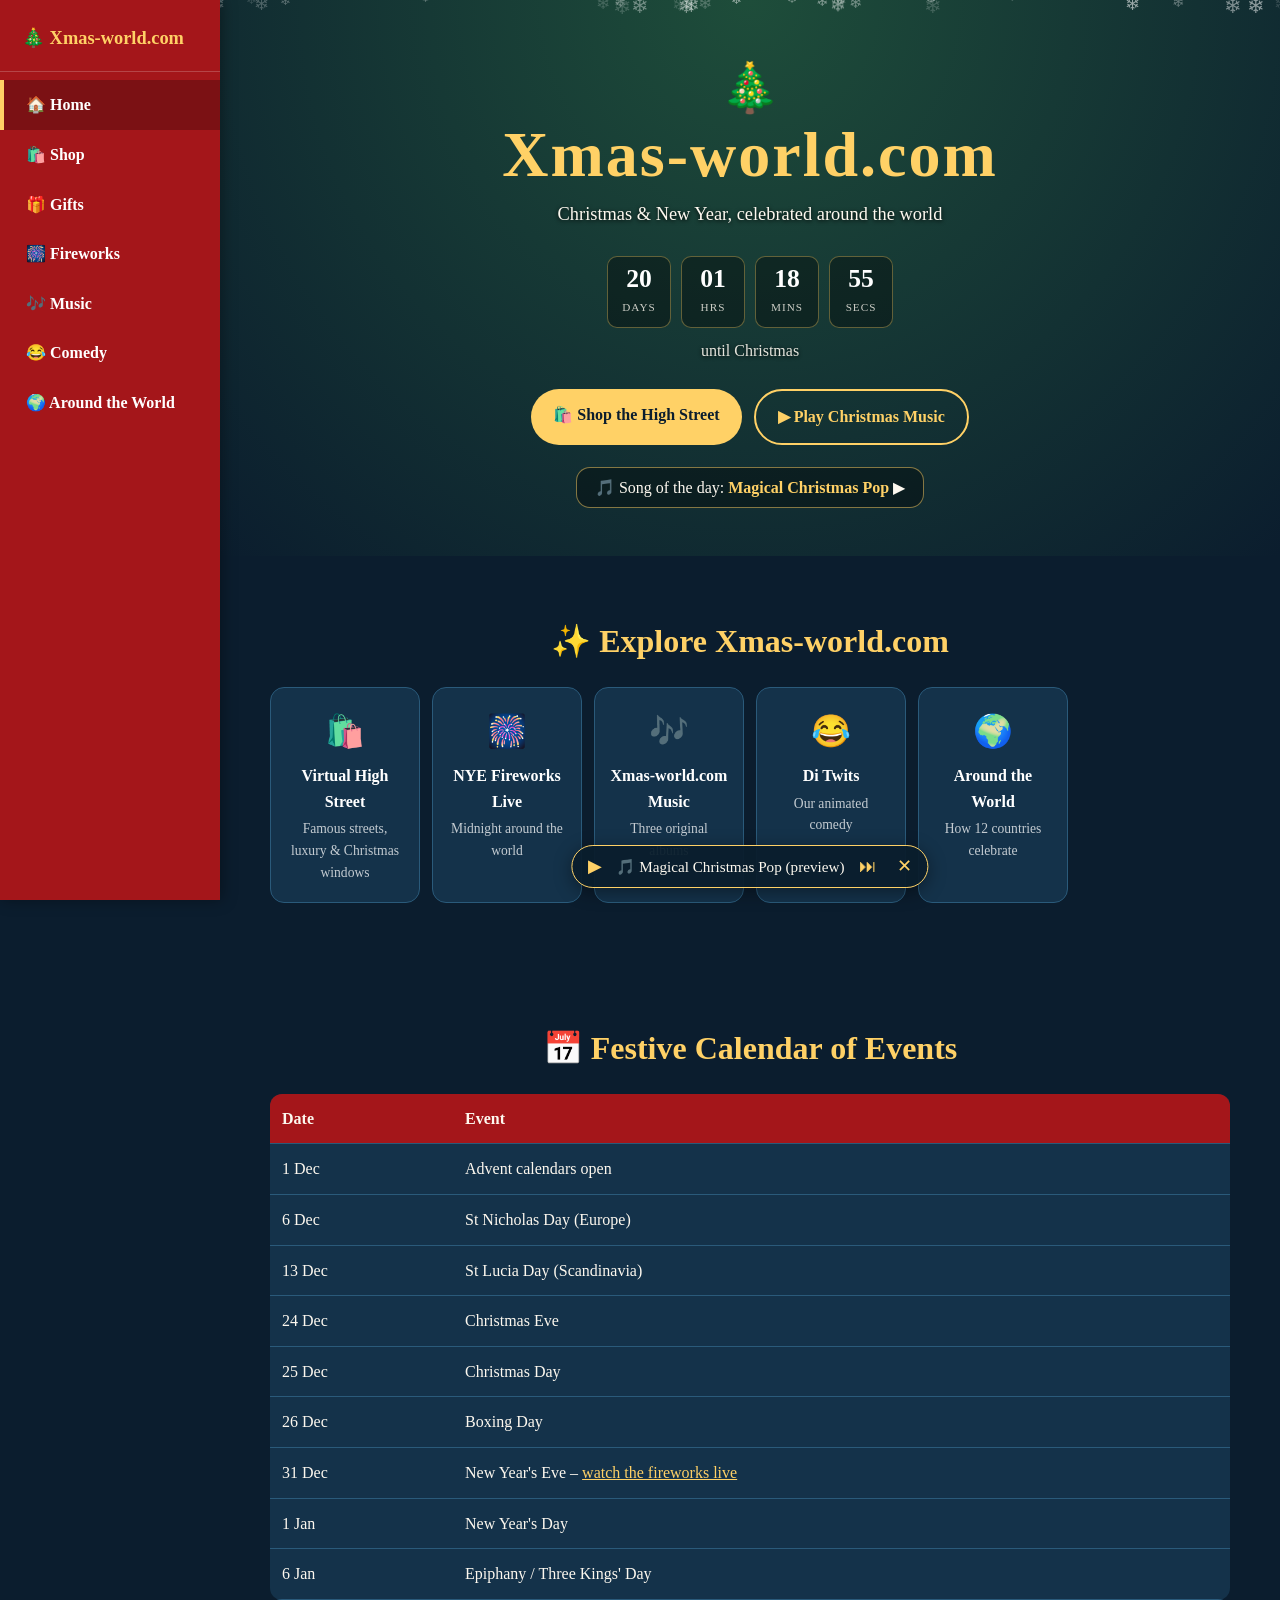
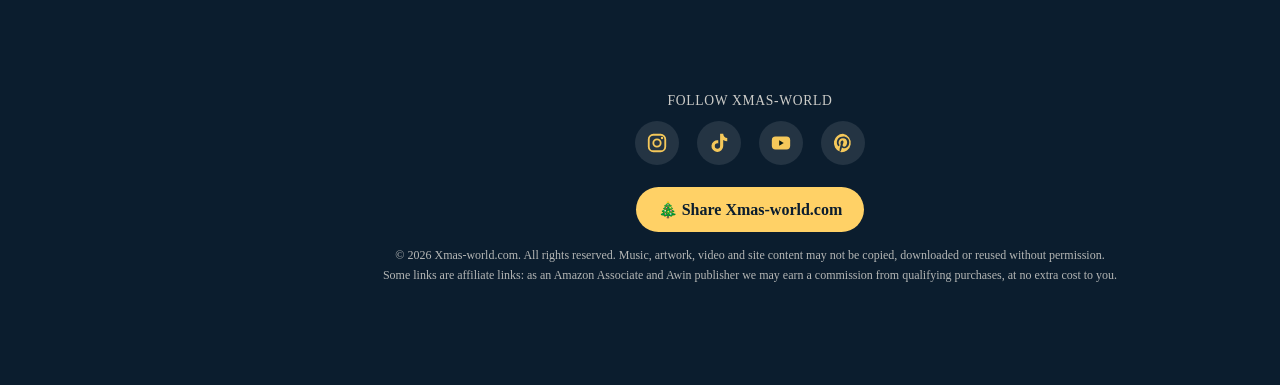
<file: index.html>
<!DOCTYPE html>
<html lang="en">
<head>
<meta charset="UTF-8">
<meta name="viewport" content="width=device-width, initial-scale=1.0">
<meta name="theme-color" content="#1e4d3a">
<title>Xmas-world.com – Christmas & New Year Around the World</title>
<meta name="description" content="Christmas countdown, original Christmas music, a virtual luxury high street, famous shop windows and live New Year's Eve fireworks from around the world.">
<link rel="canonical" href="https://www.xmas-world.com/">
<link rel="icon" href="data:image/svg+xml,<svg xmlns='http://www.w3.org/2000/svg' viewBox='0 0 100 100'><text y='.9em' font-size='90'>🎄</text></svg>">
<link rel="stylesheet" href="style.css?v=4">
<meta property="og:type" content="website">
<meta property="og:site_name" content="Xmas-world.com">
<meta property="og:url" content="https://www.xmas-world.com/">
<meta property="og:title" content="Xmas-world.com – Christmas & New Year Around the World">
<meta property="og:description" content="Christmas countdown, original Christmas music, a virtual luxury high street, famous shop windows and live New Year's Eve fireworks from around the world.">
<meta property="og:image" content="https://amp-acc-f3a9e2da18fe-xmasworld-music-d558b1c9.cdn.ample.computer/og/og-image.jpg">
<meta property="og:image:width" content="1200">
<meta property="og:image:height" content="630">
<meta name="twitter:card" content="summary_large_image">
<meta name="twitter:image" content="https://amp-acc-f3a9e2da18fe-xmasworld-music-d558b1c9.cdn.ample.computer/og/og-image.jpg">
<script type="application/ld+json">{"@context":"https://schema.org","@type":"WebSite","name":"Xmas-world.com","url":"https://www.xmas-world.com/","description":"Christmas & New Year, celebrated around the world"}</script>
</head>
<body>
<header>
<div class="tree" aria-hidden="true">🎄</div>
<h1>Xmas-world.com</h1>
<p>Christmas &amp; New Year, celebrated around the world</p>
<div id="countdown" aria-live="off">
<div class="cd"><b id="cd-d">0</b><span>days</span></div>
<div class="cd"><b id="cd-h">0</b><span>hrs</span></div>
<div class="cd"><b id="cd-m">0</b><span>mins</span></div>
<div class="cd"><b id="cd-s">0</b><span>secs</span></div>
</div>
<p id="cdlabel">until Christmas</p>
<div class="cta">
<a class="btn btn-gold" href="shop.html">🛍️ Shop the High Street</a>
<a class="btn btn-ghost" href="music.html">▶ Play Christmas Music</a>
</div>
<button id="sotd" class="sotd" hidden></button>
</header>
<nav id="sitenav">
<a class="navlogo" href="index.html">🎄 Xmas-world.com</a>
<a href="index.html">🏠 Home</a>
<a href="shop.html">🛍️ Shop</a>
<a href="gifts.html">🎁 Gifts</a>
<a href="fireworks.html">🎆 Fireworks</a>
<a href="music.html">🎶 Music</a>
<a href="comedy.html">😂 Comedy</a>
<a href="world.html">🌍 Around the World</a>
</nav>

<section id="explore">
<h2>✨ Explore Xmas-world.com</h2>
<div class="tiles">
<a class="tile" href="shop.html"><span>🛍️</span>Virtual High Street<small>Famous streets, luxury &amp; Christmas windows</small></a>
<a class="tile" href="fireworks.html"><span>🎆</span>NYE Fireworks Live<small>Midnight around the world</small></a>
<a class="tile" href="music.html"><span>🎶</span>Xmas-world.com Music<small>Three original albums</small></a>
<a class="tile" href="comedy.html"><span>😂</span>Di Twits<small>Our animated comedy</small></a>
<a class="tile" href="world.html"><span>🌍</span>Around the World<small>How 12 countries celebrate</small></a>
</div>
</section>

<section id="calendar">
<h2>📅 Festive Calendar of Events</h2>
<table>
<tr><th>Date</th><th>Event</th></tr>
<tr><td>1 Dec</td><td>Advent calendars open</td></tr>
<tr><td>6 Dec</td><td>St Nicholas Day (Europe)</td></tr>
<tr><td>13 Dec</td><td>St Lucia Day (Scandinavia)</td></tr>
<tr><td>24 Dec</td><td>Christmas Eve</td></tr>
<tr><td>25 Dec</td><td>Christmas Day</td></tr>
<tr><td>26 Dec</td><td>Boxing Day</td></tr>
<tr><td>31 Dec</td><td>New Year's Eve – <a href="fireworks.html">watch the fireworks live</a></td></tr>
<tr><td>1 Jan</td><td>New Year's Day</td></tr>
<tr><td>6 Jan</td><td>Epiphany / Three Kings' Day</td></tr>
</table>
</section>

<footer><div class="socials"><span>Follow Xmas-world</span><div><a href="https://www.instagram.com/xmasworld.uk/" target="_blank" rel="noopener" aria-label="Instagram – Xmas-world"><svg viewBox="0 0 24 24"><rect x="3" y="3" width="18" height="18" rx="5" fill="none" stroke="currentColor" stroke-width="2"/><circle cx="12" cy="12" r="4" fill="none" stroke="currentColor" stroke-width="2"/><circle cx="17.5" cy="6.5" r="1.3" fill="currentColor"/></svg></a><a href="https://www.tiktok.com/@xmasworld.uk" target="_blank" rel="noopener" aria-label="TikTok – Xmas-world"><svg viewBox="0 0 24 24"><path fill="currentColor" d="M16.6 2h-3.4v13.3a2.9 2.9 0 1 1-2.9-2.9c.3 0 .6 0 .9.1V9a6.4 6.4 0 1 0 5.4 6.3V8.6a8 8 0 0 0 4.4 1.4V6.6a4.5 4.5 0 0 1-4.4-4.6z"/></svg></a><a href="https://www.youtube.com/@urveshlakhani7107" target="_blank" rel="noopener" aria-label="YouTube – Xmas-world"><svg viewBox="0 0 24 24"><rect x="2" y="5" width="20" height="14" rx="4" fill="currentColor"/><path d="M10 9l5 3-5 3z" fill="#0b1a12"/></svg></a><a href="https://www.pinterest.com/47tretawn/" target="_blank" rel="noopener" aria-label="Pinterest – Xmas-world"><svg viewBox="0 0 24 24"><path fill="currentColor" d="M12 2a10 10 0 0 0-3.6 19.3c-.1-.8-.2-2 0-2.9l1.2-5s-.3-.6-.3-1.5c0-1.4.8-2.5 1.9-2.5.9 0 1.3.7 1.3 1.5 0 .9-.6 2.2-.9 3.4-.2 1 .5 1.9 1.6 1.9 1.9 0 3.3-2 3.3-4.9 0-2.6-1.8-4.4-4.5-4.4-3 0-4.8 2.3-4.8 4.6 0 .9.4 1.9.8 2.4l.1.4-.3 1.1c0 .2-.2.2-.4.1-1.3-.6-2.1-2.5-2.1-4.1 0-3.3 2.4-6.4 7-6.4 3.7 0 6.5 2.6 6.5 6.1 0 3.7-2.3 6.6-5.5 6.6-1.1 0-2.1-.6-2.4-1.2l-.7 2.5c-.2 1-.9 2.2-1.4 2.9A10 10 0 1 0 12 2z"/></svg></a></div></div><button class="btn btn-gold share" id="share">🎄 Share Xmas-world.com</button><small>&copy; 2026 Xmas-world.com. All rights reserved. Music, artwork, video and site content may not be copied, downloaded or reused without permission.<br>Some links are affiliate links: as an Amazon Associate and Awin publisher we may earn a commission from qualifying purchases, at no extra cost to you.</small></footer>
<script src="app.js?v=10"></script>
</body>
</html>
</file>
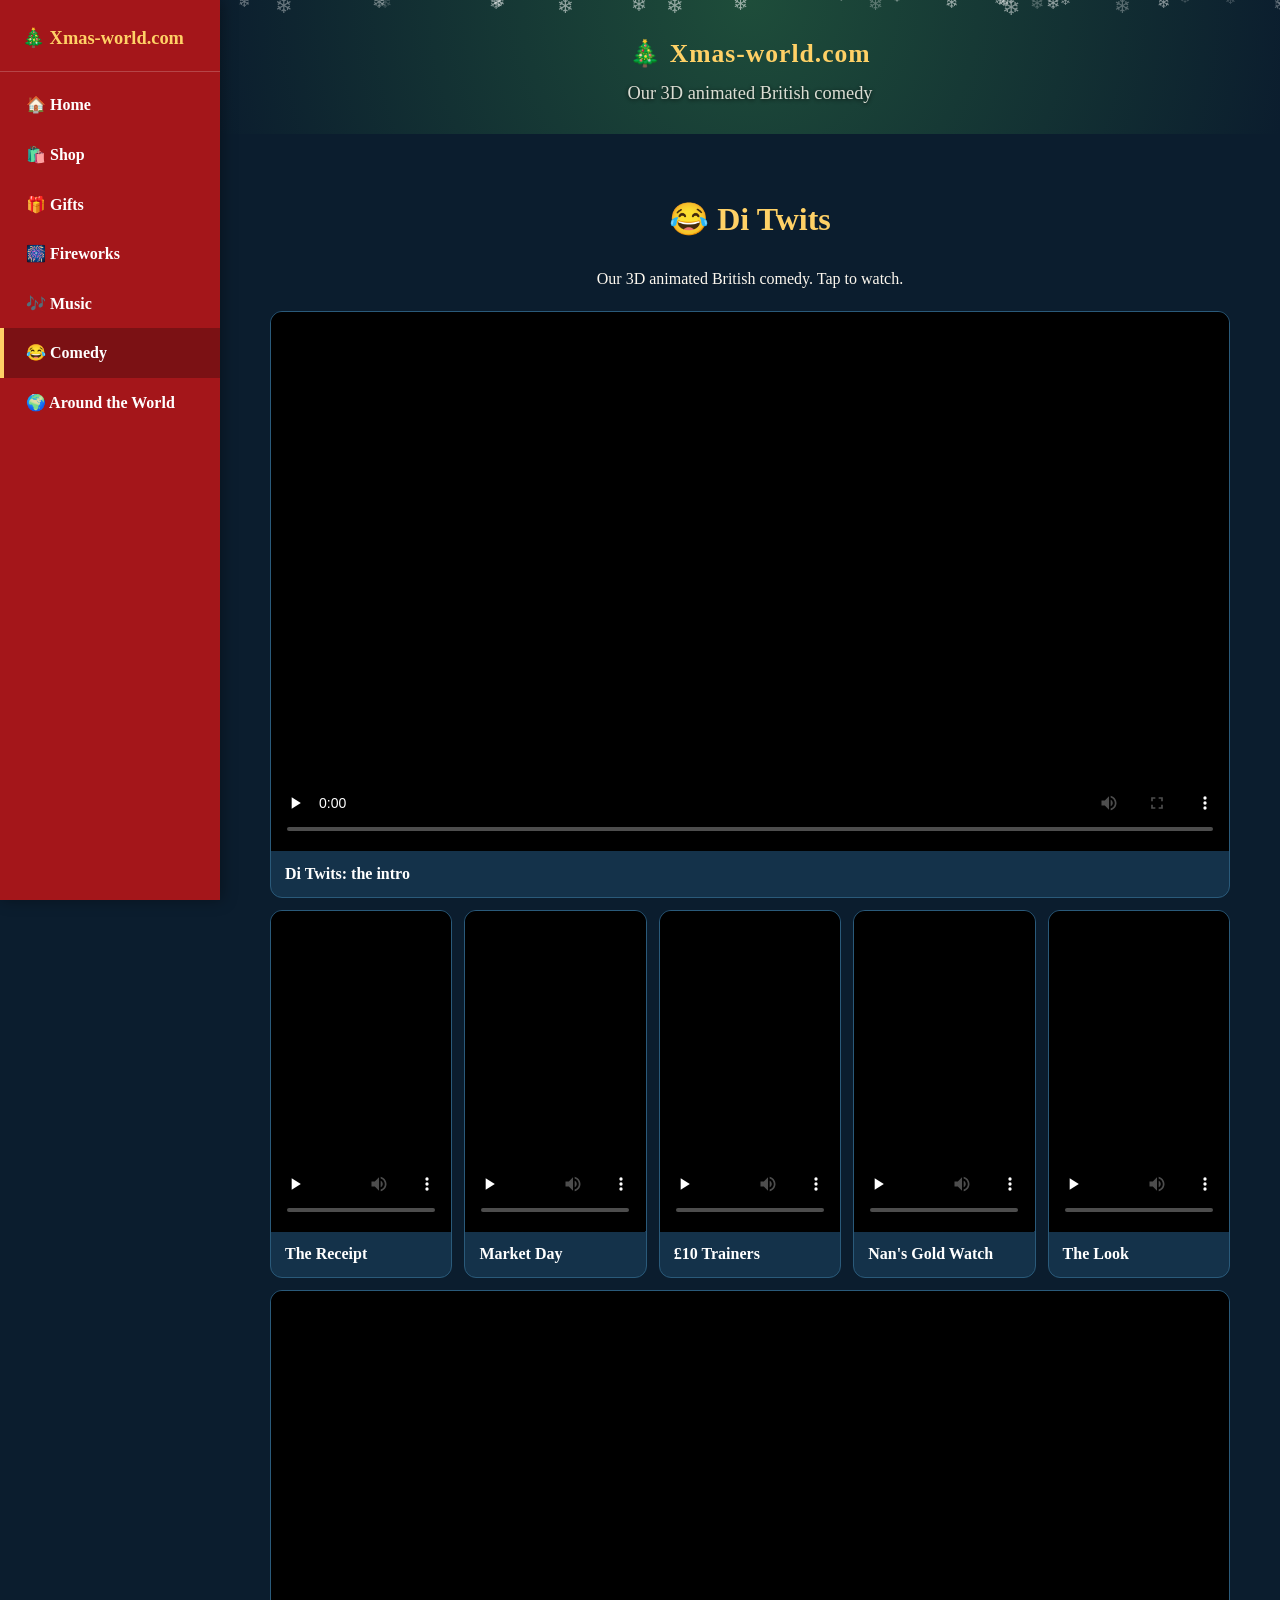
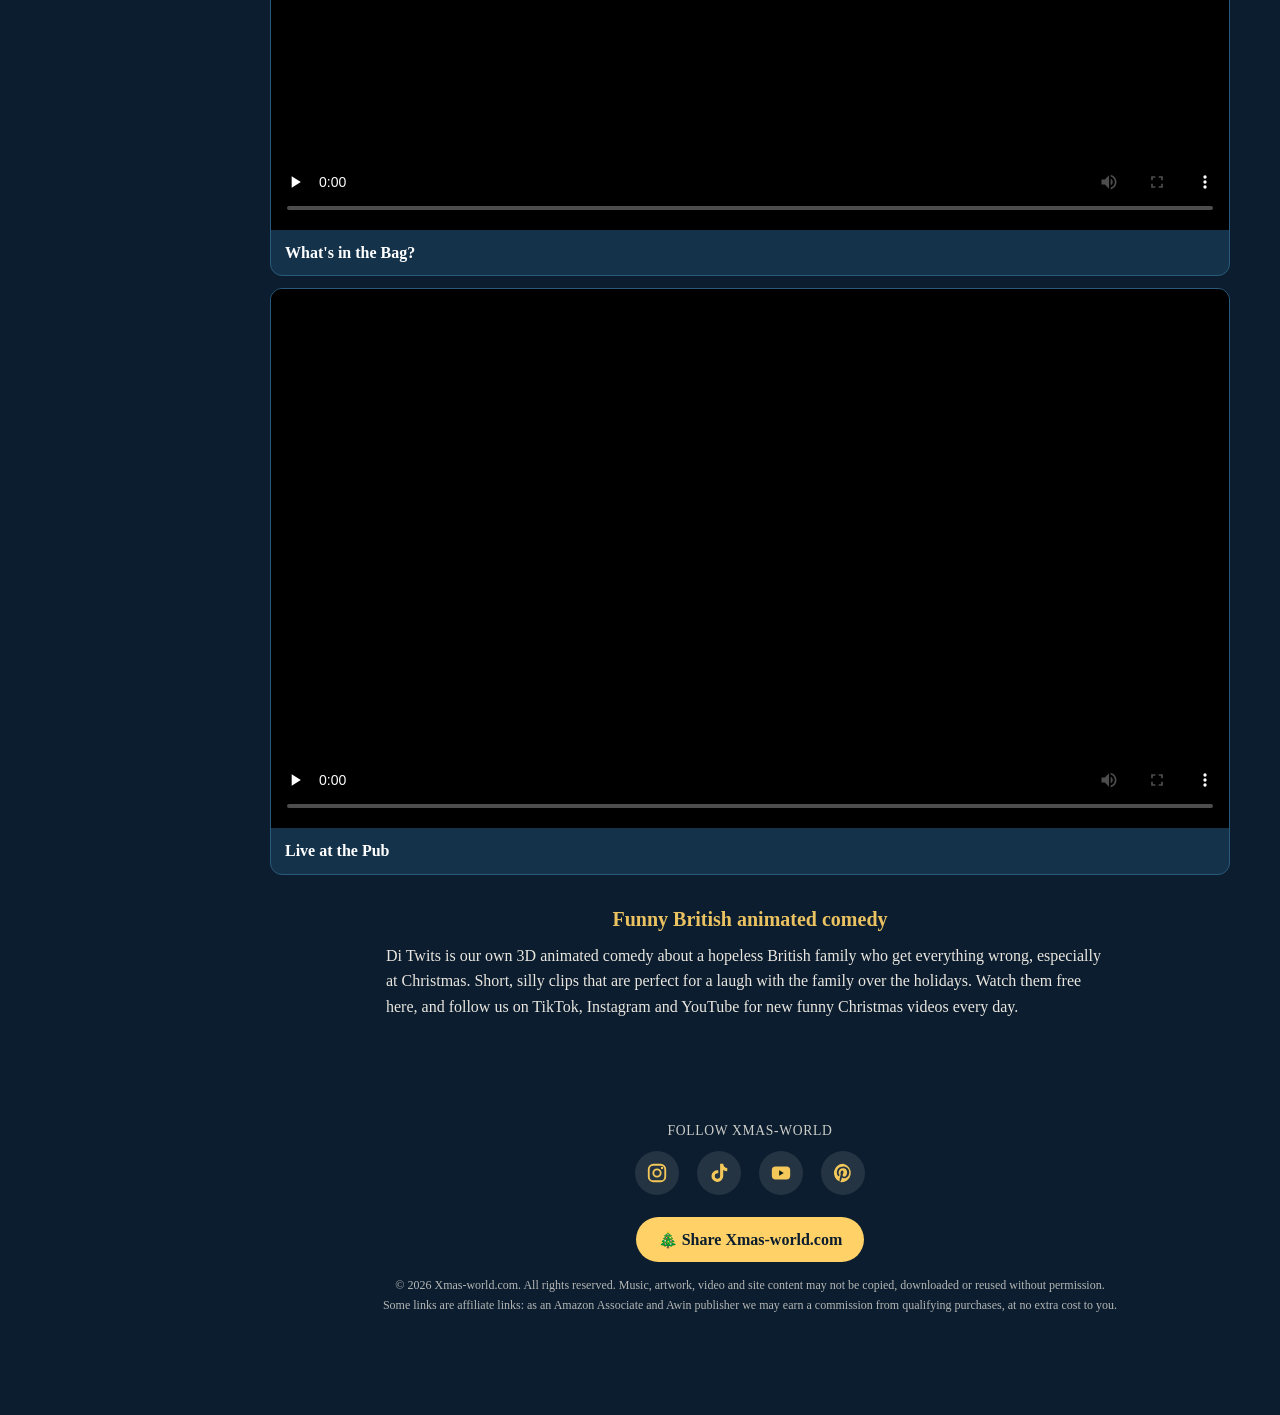
<file: comedy.html>
<!DOCTYPE html>
<html lang="en">
<head>
<meta charset="UTF-8">
<meta name="viewport" content="width=device-width, initial-scale=1.0">
<meta name="theme-color" content="#1e4d3a">
<title>Di Twits – Funny Animated British Comedy Clips | Xmas-world</title>
<meta name="description" content="Di Twits: funny 3D animated British comedy clips. Watch free Christmas comedy and silly sketches from the Di Twits family.">
<link rel="canonical" href="https://www.xmas-world.com/comedy.html">
<link rel="icon" href="data:image/svg+xml,<svg xmlns='http://www.w3.org/2000/svg' viewBox='0 0 100 100'><text y='.9em' font-size='90'>🎄</text></svg>">
<link rel="stylesheet" href="style.css?v=4">
<meta property="og:type" content="website">
<meta property="og:site_name" content="Xmas-world.com">
<meta property="og:url" content="https://www.xmas-world.com/comedy.html">
<meta property="og:title" content="Di Twits – Xmas-world.com Comedy">
<meta property="og:description" content="Di Twits: funny 3D animated British comedy clips. Watch free Christmas comedy and silly sketches from the Di Twits family.">
<meta property="og:image" content="https://amp-acc-f3a9e2da18fe-xmasworld-music-d558b1c9.cdn.ample.computer/og/og-image.jpg">
<meta property="og:image:width" content="1200">
<meta property="og:image:height" content="630">
<meta name="twitter:card" content="summary_large_image">
<meta name="twitter:image" content="https://amp-acc-f3a9e2da18fe-xmasworld-music-d558b1c9.cdn.ample.computer/og/og-image.jpg">
</head>
<body>
<header class="subhead">
<a class="logo" href="index.html">🎄 Xmas-world.com</a>
<p>Our 3D animated British comedy</p>
</header>
<nav id="sitenav">
<a class="navlogo" href="index.html">🎄 Xmas-world.com</a>
<a href="index.html">🏠 Home</a>
<a href="shop.html">🛍️ Shop</a>
<a href="gifts.html">🎁 Gifts</a>
<a href="fireworks.html">🎆 Fireworks</a>
<a href="music.html">🎶 Music</a>
<a href="comedy.html">😂 Comedy</a>
<a href="world.html">🌍 Around the World</a>
</nav>

<section id="comedy">
<h1 class="pt">😂 Di Twits</h1>
<p style="text-align:center;margin-bottom:20px">Our 3D animated British comedy. Tap to watch.</p>
<div class="grid" id="clips"></div>
<div class="seo-text">
<h2>Funny British animated comedy</h2>
<p>Di Twits is our own 3D animated comedy about a hopeless British family who get everything wrong, especially at Christmas. Short, silly clips that are perfect for a laugh with the family over the holidays. Watch them free here, and follow us on TikTok, Instagram and YouTube for new funny Christmas videos every day.</p>
</div>
</section>

<footer><div class="socials"><span>Follow Xmas-world</span><div><a href="https://www.instagram.com/xmasworld.uk/" target="_blank" rel="noopener" aria-label="Instagram – Xmas-world"><svg viewBox="0 0 24 24"><rect x="3" y="3" width="18" height="18" rx="5" fill="none" stroke="currentColor" stroke-width="2"/><circle cx="12" cy="12" r="4" fill="none" stroke="currentColor" stroke-width="2"/><circle cx="17.5" cy="6.5" r="1.3" fill="currentColor"/></svg></a><a href="https://www.tiktok.com/@xmasworld.uk" target="_blank" rel="noopener" aria-label="TikTok – Xmas-world"><svg viewBox="0 0 24 24"><path fill="currentColor" d="M16.6 2h-3.4v13.3a2.9 2.9 0 1 1-2.9-2.9c.3 0 .6 0 .9.1V9a6.4 6.4 0 1 0 5.4 6.3V8.6a8 8 0 0 0 4.4 1.4V6.6a4.5 4.5 0 0 1-4.4-4.6z"/></svg></a><a href="https://www.youtube.com/@urveshlakhani7107" target="_blank" rel="noopener" aria-label="YouTube – Xmas-world"><svg viewBox="0 0 24 24"><rect x="2" y="5" width="20" height="14" rx="4" fill="currentColor"/><path d="M10 9l5 3-5 3z" fill="#0b1a12"/></svg></a><a href="https://www.pinterest.com/47tretawn/" target="_blank" rel="noopener" aria-label="Pinterest – Xmas-world"><svg viewBox="0 0 24 24"><path fill="currentColor" d="M12 2a10 10 0 0 0-3.6 19.3c-.1-.8-.2-2 0-2.9l1.2-5s-.3-.6-.3-1.5c0-1.4.8-2.5 1.9-2.5.9 0 1.3.7 1.3 1.5 0 .9-.6 2.2-.9 3.4-.2 1 .5 1.9 1.6 1.9 1.9 0 3.3-2 3.3-4.9 0-2.6-1.8-4.4-4.5-4.4-3 0-4.8 2.3-4.8 4.6 0 .9.4 1.9.8 2.4l.1.4-.3 1.1c0 .2-.2.2-.4.1-1.3-.6-2.1-2.5-2.1-4.1 0-3.3 2.4-6.4 7-6.4 3.7 0 6.5 2.6 6.5 6.1 0 3.7-2.3 6.6-5.5 6.6-1.1 0-2.1-.6-2.4-1.2l-.7 2.5c-.2 1-.9 2.2-1.4 2.9A10 10 0 1 0 12 2z"/></svg></a></div></div><button class="btn btn-gold share" id="share">🎄 Share Xmas-world.com</button><small>&copy; 2026 Xmas-world.com. All rights reserved. Music, artwork, video and site content may not be copied, downloaded or reused without permission.<br>Some links are affiliate links: as an Amazon Associate and Awin publisher we may earn a commission from qualifying purchases, at no extra cost to you.</small></footer>
<script src="app.js?v=10"></script>
</body>
</html>
</file>
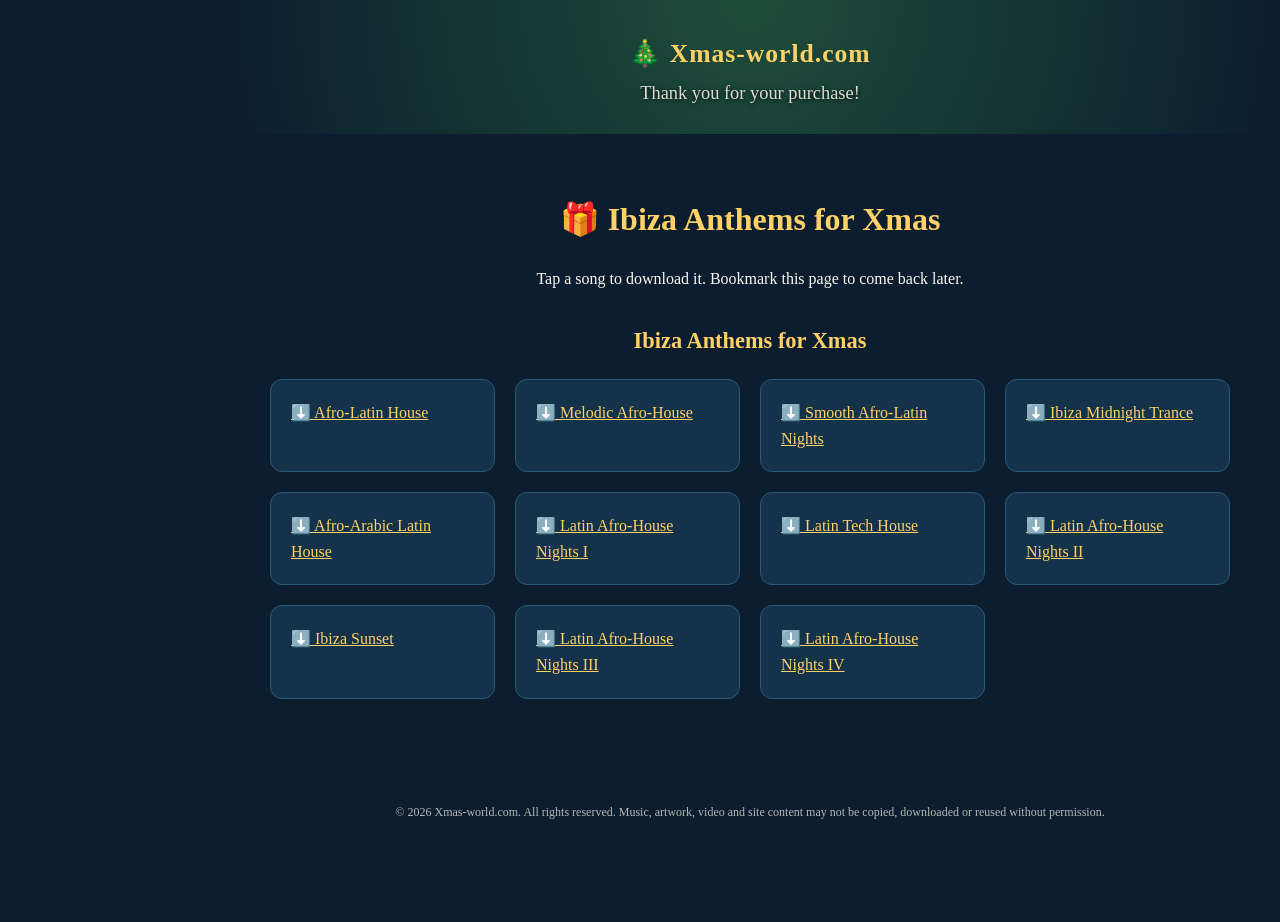
<file: dl-2b00e754c515.html>
<!DOCTYPE html>
<html lang="en"><head><meta charset="UTF-8"><meta name="viewport" content="width=device-width, initial-scale=1.0">
<meta name="robots" content="noindex,nofollow"><title>Your download – Ibiza Anthems for Xmas</title>
<link rel="stylesheet" href="style.css?v=4"></head><body>
<header class="subhead"><a class="logo" href="index.html">🎄 Xmas-world.com</a><p>Thank you for your purchase!</p></header>
<section id="music"><h1 class="pt">🎁 Ibiza Anthems for Xmas</h1>
<p style="text-align:center;margin-bottom:20px">Tap a song to download it. Bookmark this page to come back later.</p>
<div class="grid">
<h3 class="album">Ibiza Anthems for Xmas</h3>
<a class="card" href="https://amp-acc-f3a9e2da18fe-xmasworld-music-d558b1c9.cdn.ample.computer/music/003.mp3" download>⬇️ Afro-Latin House</a>
<a class="card" href="https://amp-acc-f3a9e2da18fe-xmasworld-music-d558b1c9.cdn.ample.computer/music/007.mp3" download>⬇️ Melodic Afro-House</a>
<a class="card" href="https://amp-acc-f3a9e2da18fe-xmasworld-music-d558b1c9.cdn.ample.computer/music/013.mp3" download>⬇️ Smooth Afro-Latin Nights</a>
<a class="card" href="https://amp-acc-f3a9e2da18fe-xmasworld-music-d558b1c9.cdn.ample.computer/music/014.mp3" download>⬇️ Ibiza Midnight Trance</a>
<a class="card" href="https://amp-acc-f3a9e2da18fe-xmasworld-music-d558b1c9.cdn.ample.computer/music/018.mp3" download>⬇️ Afro-Arabic Latin House</a>
<a class="card" href="https://amp-acc-f3a9e2da18fe-xmasworld-music-d558b1c9.cdn.ample.computer/music/020.mp3" download>⬇️ Latin Afro-House Nights I</a>
<a class="card" href="https://amp-acc-f3a9e2da18fe-xmasworld-music-d558b1c9.cdn.ample.computer/music/025.mp3" download>⬇️ Latin Tech House</a>
<a class="card" href="https://amp-acc-f3a9e2da18fe-xmasworld-music-d558b1c9.cdn.ample.computer/music/031.mp3" download>⬇️ Latin Afro-House Nights II</a>
<a class="card" href="https://amp-acc-f3a9e2da18fe-xmasworld-music-d558b1c9.cdn.ample.computer/music/032.mp3" download>⬇️ Ibiza Sunset</a>
<a class="card" href="https://amp-acc-f3a9e2da18fe-xmasworld-music-d558b1c9.cdn.ample.computer/music/034.mp3" download>⬇️ Latin Afro-House Nights III</a>
<a class="card" href="https://amp-acc-f3a9e2da18fe-xmasworld-music-d558b1c9.cdn.ample.computer/music/037.mp3" download>⬇️ Latin Afro-House Nights IV</a>
</div></section>
<footer><small>&copy; 2026 Xmas-world.com. All rights reserved. Music, artwork, video and site content may not be copied, downloaded or reused without permission.</small></footer></body></html>
</file>
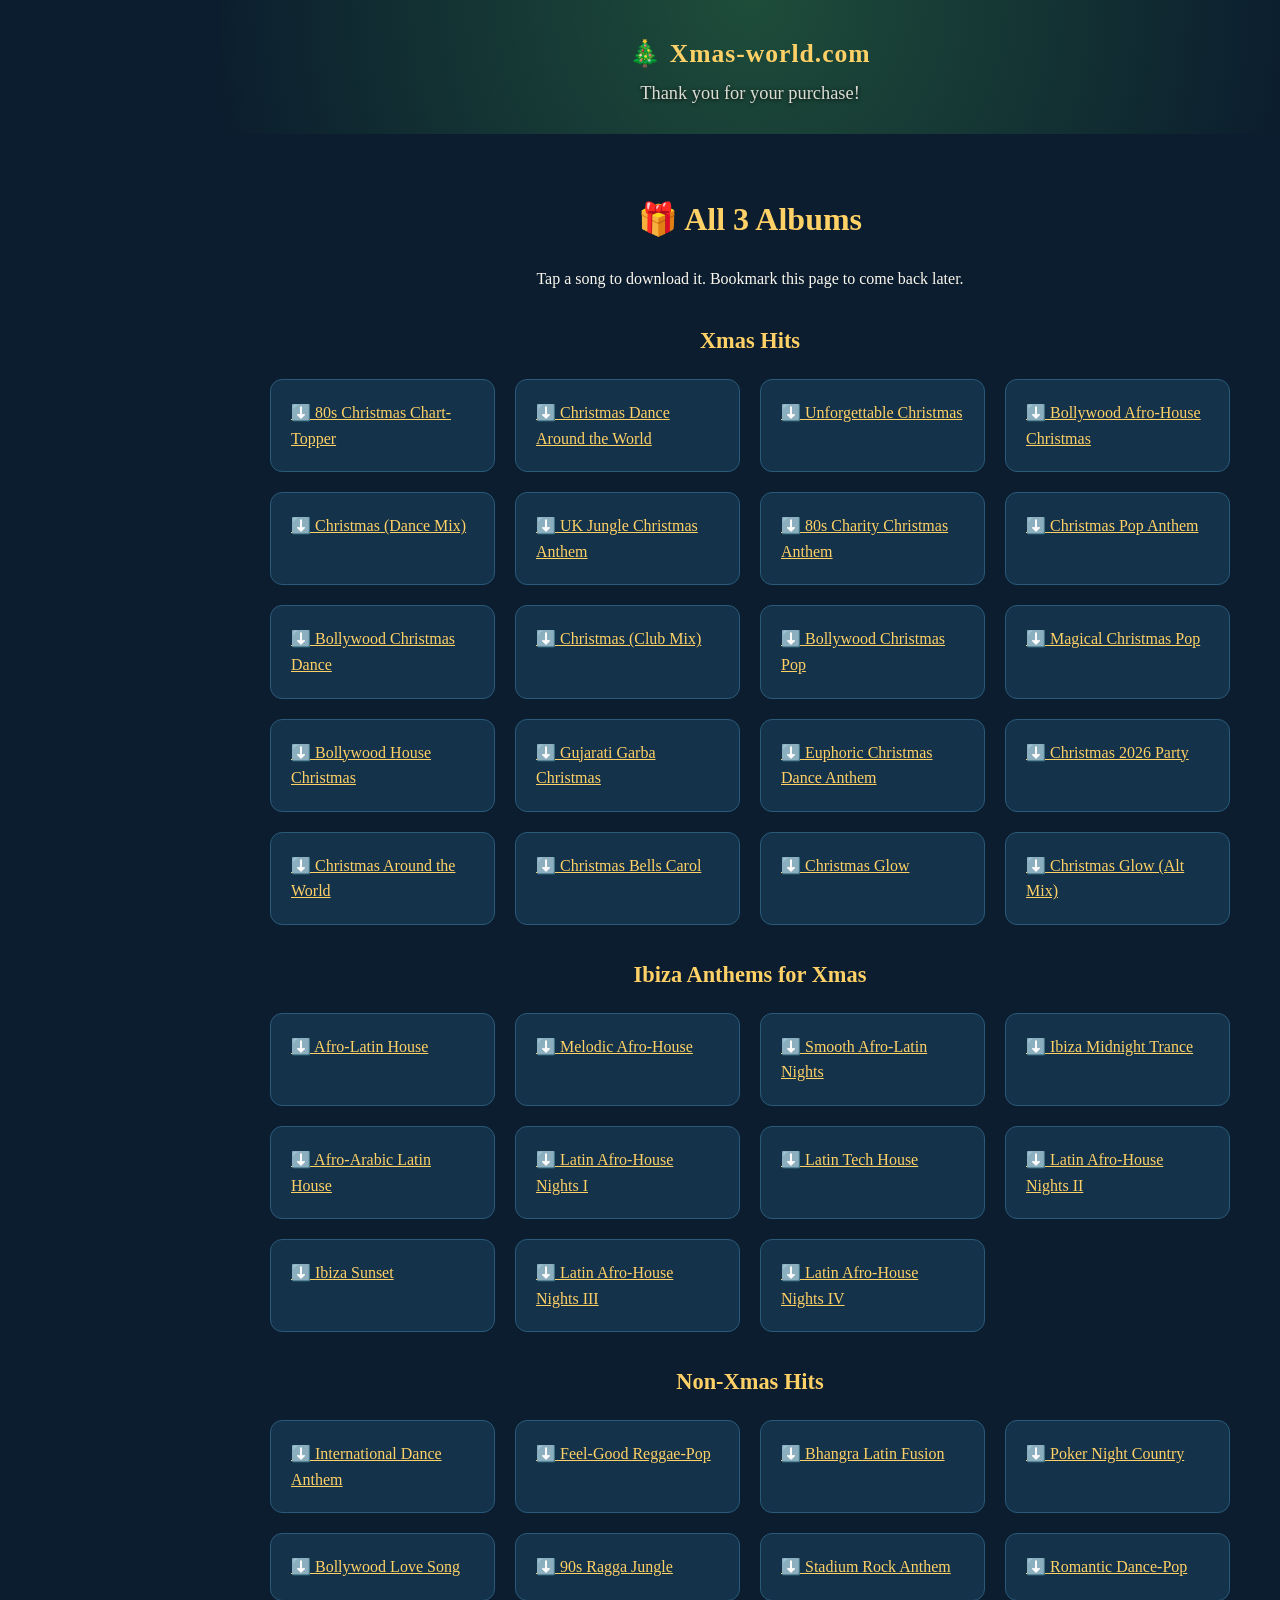
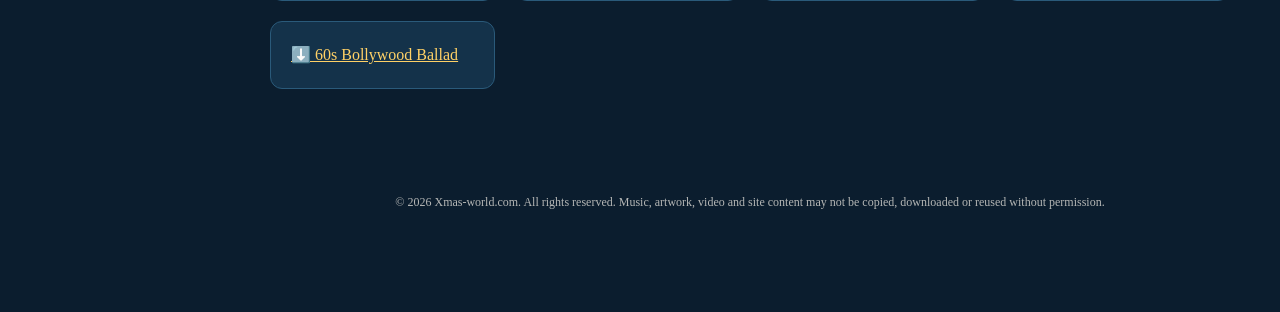
<file: dl-4231a50e4298.html>
<!DOCTYPE html>
<html lang="en"><head><meta charset="UTF-8"><meta name="viewport" content="width=device-width, initial-scale=1.0">
<meta name="robots" content="noindex,nofollow"><title>Your download – All 3 Albums</title>
<link rel="stylesheet" href="style.css?v=4"></head><body>
<header class="subhead"><a class="logo" href="index.html">🎄 Xmas-world.com</a><p>Thank you for your purchase!</p></header>
<section id="music"><h1 class="pt">🎁 All 3 Albums</h1>
<p style="text-align:center;margin-bottom:20px">Tap a song to download it. Bookmark this page to come back later.</p>
<div class="grid">
<h3 class="album">Xmas Hits</h3>
<a class="card" href="https://amp-acc-f3a9e2da18fe-xmasworld-music-d558b1c9.cdn.ample.computer/music/001.mp3" download>⬇️ 80s Christmas Chart-Topper</a>
<a class="card" href="https://amp-acc-f3a9e2da18fe-xmasworld-music-d558b1c9.cdn.ample.computer/music/002.mp3" download>⬇️ Christmas Dance Around the World</a>
<a class="card" href="https://amp-acc-f3a9e2da18fe-xmasworld-music-d558b1c9.cdn.ample.computer/music/004.mp3" download>⬇️ Unforgettable Christmas</a>
<a class="card" href="https://amp-acc-f3a9e2da18fe-xmasworld-music-d558b1c9.cdn.ample.computer/music/008.mp3" download>⬇️ Bollywood Afro-House Christmas</a>
<a class="card" href="https://amp-acc-f3a9e2da18fe-xmasworld-music-d558b1c9.cdn.ample.computer/music/010.mp3" download>⬇️ Christmas (Dance Mix)</a>
<a class="card" href="https://amp-acc-f3a9e2da18fe-xmasworld-music-d558b1c9.cdn.ample.computer/music/011.mp3" download>⬇️ UK Jungle Christmas Anthem</a>
<a class="card" href="https://amp-acc-f3a9e2da18fe-xmasworld-music-d558b1c9.cdn.ample.computer/music/015.mp3" download>⬇️ 80s Charity Christmas Anthem</a>
<a class="card" href="https://amp-acc-f3a9e2da18fe-xmasworld-music-d558b1c9.cdn.ample.computer/music/019.mp3" download>⬇️ Christmas Pop Anthem</a>
<a class="card" href="https://amp-acc-f3a9e2da18fe-xmasworld-music-d558b1c9.cdn.ample.computer/music/021.mp3" download>⬇️ Bollywood Christmas Dance</a>
<a class="card" href="https://amp-acc-f3a9e2da18fe-xmasworld-music-d558b1c9.cdn.ample.computer/music/022.mp3" download>⬇️ Christmas (Club Mix)</a>
<a class="card" href="https://amp-acc-f3a9e2da18fe-xmasworld-music-d558b1c9.cdn.ample.computer/music/023.mp3" download>⬇️ Bollywood Christmas Pop</a>
<a class="card" href="https://amp-acc-f3a9e2da18fe-xmasworld-music-d558b1c9.cdn.ample.computer/music/026.mp3" download>⬇️ Magical Christmas Pop</a>
<a class="card" href="https://amp-acc-f3a9e2da18fe-xmasworld-music-d558b1c9.cdn.ample.computer/music/027.mp3" download>⬇️ Bollywood House Christmas</a>
<a class="card" href="https://amp-acc-f3a9e2da18fe-xmasworld-music-d558b1c9.cdn.ample.computer/music/028.mp3" download>⬇️ Gujarati Garba Christmas</a>
<a class="card" href="https://amp-acc-f3a9e2da18fe-xmasworld-music-d558b1c9.cdn.ample.computer/music/029.mp3" download>⬇️ Euphoric Christmas Dance Anthem</a>
<a class="card" href="https://amp-acc-f3a9e2da18fe-xmas-world-social-f7043d43.cdn.ample.computer/full/038.mp3" download>⬇️ Christmas 2026 Party</a>
<a class="card" href="https://amp-acc-f3a9e2da18fe-xmas-world-social-f7043d43.cdn.ample.computer/full/039.mp3" download>⬇️ Christmas Around the World</a>
<a class="card" href="https://amp-acc-f3a9e2da18fe-xmas-world-social-f7043d43.cdn.ample.computer/full/040.mp3" download>⬇️ Christmas Bells Carol</a>
<a class="card" href="https://amp-acc-f3a9e2da18fe-xmas-world-social-f7043d43.cdn.ample.computer/full/041.mp3" download>⬇️ Christmas Glow</a>
<a class="card" href="https://amp-acc-f3a9e2da18fe-xmas-world-social-f7043d43.cdn.ample.computer/full/042.mp3" download>⬇️ Christmas Glow (Alt Mix)</a>
<h3 class="album">Ibiza Anthems for Xmas</h3>
<a class="card" href="https://amp-acc-f3a9e2da18fe-xmasworld-music-d558b1c9.cdn.ample.computer/music/003.mp3" download>⬇️ Afro-Latin House</a>
<a class="card" href="https://amp-acc-f3a9e2da18fe-xmasworld-music-d558b1c9.cdn.ample.computer/music/007.mp3" download>⬇️ Melodic Afro-House</a>
<a class="card" href="https://amp-acc-f3a9e2da18fe-xmasworld-music-d558b1c9.cdn.ample.computer/music/013.mp3" download>⬇️ Smooth Afro-Latin Nights</a>
<a class="card" href="https://amp-acc-f3a9e2da18fe-xmasworld-music-d558b1c9.cdn.ample.computer/music/014.mp3" download>⬇️ Ibiza Midnight Trance</a>
<a class="card" href="https://amp-acc-f3a9e2da18fe-xmasworld-music-d558b1c9.cdn.ample.computer/music/018.mp3" download>⬇️ Afro-Arabic Latin House</a>
<a class="card" href="https://amp-acc-f3a9e2da18fe-xmasworld-music-d558b1c9.cdn.ample.computer/music/020.mp3" download>⬇️ Latin Afro-House Nights I</a>
<a class="card" href="https://amp-acc-f3a9e2da18fe-xmasworld-music-d558b1c9.cdn.ample.computer/music/025.mp3" download>⬇️ Latin Tech House</a>
<a class="card" href="https://amp-acc-f3a9e2da18fe-xmasworld-music-d558b1c9.cdn.ample.computer/music/031.mp3" download>⬇️ Latin Afro-House Nights II</a>
<a class="card" href="https://amp-acc-f3a9e2da18fe-xmasworld-music-d558b1c9.cdn.ample.computer/music/032.mp3" download>⬇️ Ibiza Sunset</a>
<a class="card" href="https://amp-acc-f3a9e2da18fe-xmasworld-music-d558b1c9.cdn.ample.computer/music/034.mp3" download>⬇️ Latin Afro-House Nights III</a>
<a class="card" href="https://amp-acc-f3a9e2da18fe-xmasworld-music-d558b1c9.cdn.ample.computer/music/037.mp3" download>⬇️ Latin Afro-House Nights IV</a>
<h3 class="album">Non-Xmas Hits</h3>
<a class="card" href="https://amp-acc-f3a9e2da18fe-xmasworld-music-d558b1c9.cdn.ample.computer/music/005.mp3" download>⬇️ International Dance Anthem</a>
<a class="card" href="https://amp-acc-f3a9e2da18fe-xmasworld-music-d558b1c9.cdn.ample.computer/music/006.mp3" download>⬇️ Feel-Good Reggae-Pop</a>
<a class="card" href="https://amp-acc-f3a9e2da18fe-xmasworld-music-d558b1c9.cdn.ample.computer/music/016.mp3" download>⬇️ Bhangra Latin Fusion</a>
<a class="card" href="https://amp-acc-f3a9e2da18fe-xmasworld-music-d558b1c9.cdn.ample.computer/music/017.mp3" download>⬇️ Poker Night Country</a>
<a class="card" href="https://amp-acc-f3a9e2da18fe-xmasworld-music-d558b1c9.cdn.ample.computer/music/024.mp3" download>⬇️ Bollywood Love Song</a>
<a class="card" href="https://amp-acc-f3a9e2da18fe-xmasworld-music-d558b1c9.cdn.ample.computer/music/030.mp3" download>⬇️ 90s Ragga Jungle</a>
<a class="card" href="https://amp-acc-f3a9e2da18fe-xmasworld-music-d558b1c9.cdn.ample.computer/music/033.mp3" download>⬇️ Stadium Rock Anthem</a>
<a class="card" href="https://amp-acc-f3a9e2da18fe-xmasworld-music-d558b1c9.cdn.ample.computer/music/035.mp3" download>⬇️ Romantic Dance-Pop</a>
<a class="card" href="https://amp-acc-f3a9e2da18fe-xmasworld-music-d558b1c9.cdn.ample.computer/music/036.mp3" download>⬇️ 60s Bollywood Ballad</a>
</div></section>
<footer><small>&copy; 2026 Xmas-world.com. All rights reserved. Music, artwork, video and site content may not be copied, downloaded or reused without permission.</small></footer></body></html>
</file>
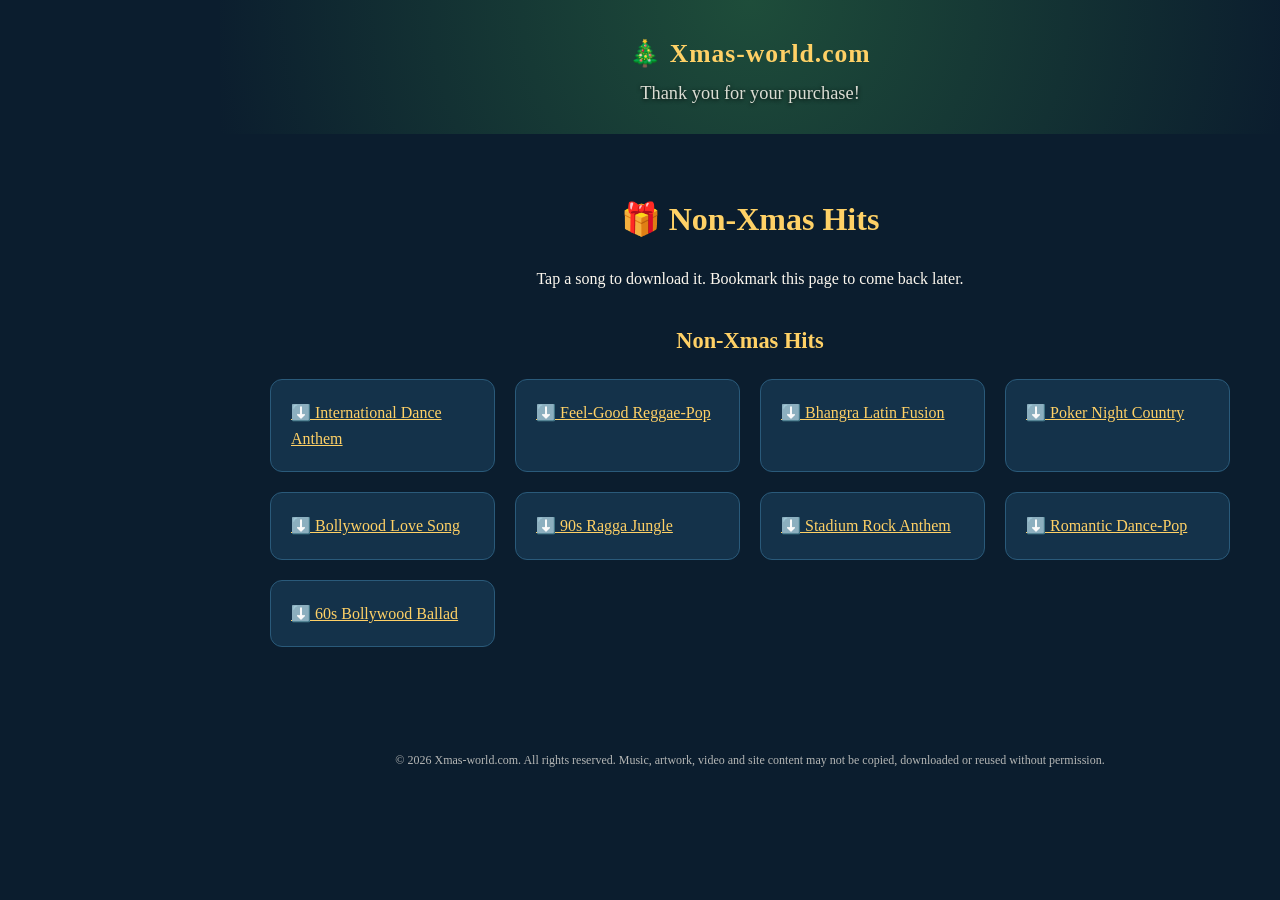
<file: dl-63fb75c1c572.html>
<!DOCTYPE html>
<html lang="en"><head><meta charset="UTF-8"><meta name="viewport" content="width=device-width, initial-scale=1.0">
<meta name="robots" content="noindex,nofollow"><title>Your download – Non-Xmas Hits</title>
<link rel="stylesheet" href="style.css?v=4"></head><body>
<header class="subhead"><a class="logo" href="index.html">🎄 Xmas-world.com</a><p>Thank you for your purchase!</p></header>
<section id="music"><h1 class="pt">🎁 Non-Xmas Hits</h1>
<p style="text-align:center;margin-bottom:20px">Tap a song to download it. Bookmark this page to come back later.</p>
<div class="grid">
<h3 class="album">Non-Xmas Hits</h3>
<a class="card" href="https://amp-acc-f3a9e2da18fe-xmasworld-music-d558b1c9.cdn.ample.computer/music/005.mp3" download>⬇️ International Dance Anthem</a>
<a class="card" href="https://amp-acc-f3a9e2da18fe-xmasworld-music-d558b1c9.cdn.ample.computer/music/006.mp3" download>⬇️ Feel-Good Reggae-Pop</a>
<a class="card" href="https://amp-acc-f3a9e2da18fe-xmasworld-music-d558b1c9.cdn.ample.computer/music/016.mp3" download>⬇️ Bhangra Latin Fusion</a>
<a class="card" href="https://amp-acc-f3a9e2da18fe-xmasworld-music-d558b1c9.cdn.ample.computer/music/017.mp3" download>⬇️ Poker Night Country</a>
<a class="card" href="https://amp-acc-f3a9e2da18fe-xmasworld-music-d558b1c9.cdn.ample.computer/music/024.mp3" download>⬇️ Bollywood Love Song</a>
<a class="card" href="https://amp-acc-f3a9e2da18fe-xmasworld-music-d558b1c9.cdn.ample.computer/music/030.mp3" download>⬇️ 90s Ragga Jungle</a>
<a class="card" href="https://amp-acc-f3a9e2da18fe-xmasworld-music-d558b1c9.cdn.ample.computer/music/033.mp3" download>⬇️ Stadium Rock Anthem</a>
<a class="card" href="https://amp-acc-f3a9e2da18fe-xmasworld-music-d558b1c9.cdn.ample.computer/music/035.mp3" download>⬇️ Romantic Dance-Pop</a>
<a class="card" href="https://amp-acc-f3a9e2da18fe-xmasworld-music-d558b1c9.cdn.ample.computer/music/036.mp3" download>⬇️ 60s Bollywood Ballad</a>
</div></section>
<footer><small>&copy; 2026 Xmas-world.com. All rights reserved. Music, artwork, video and site content may not be copied, downloaded or reused without permission.</small></footer></body></html>
</file>
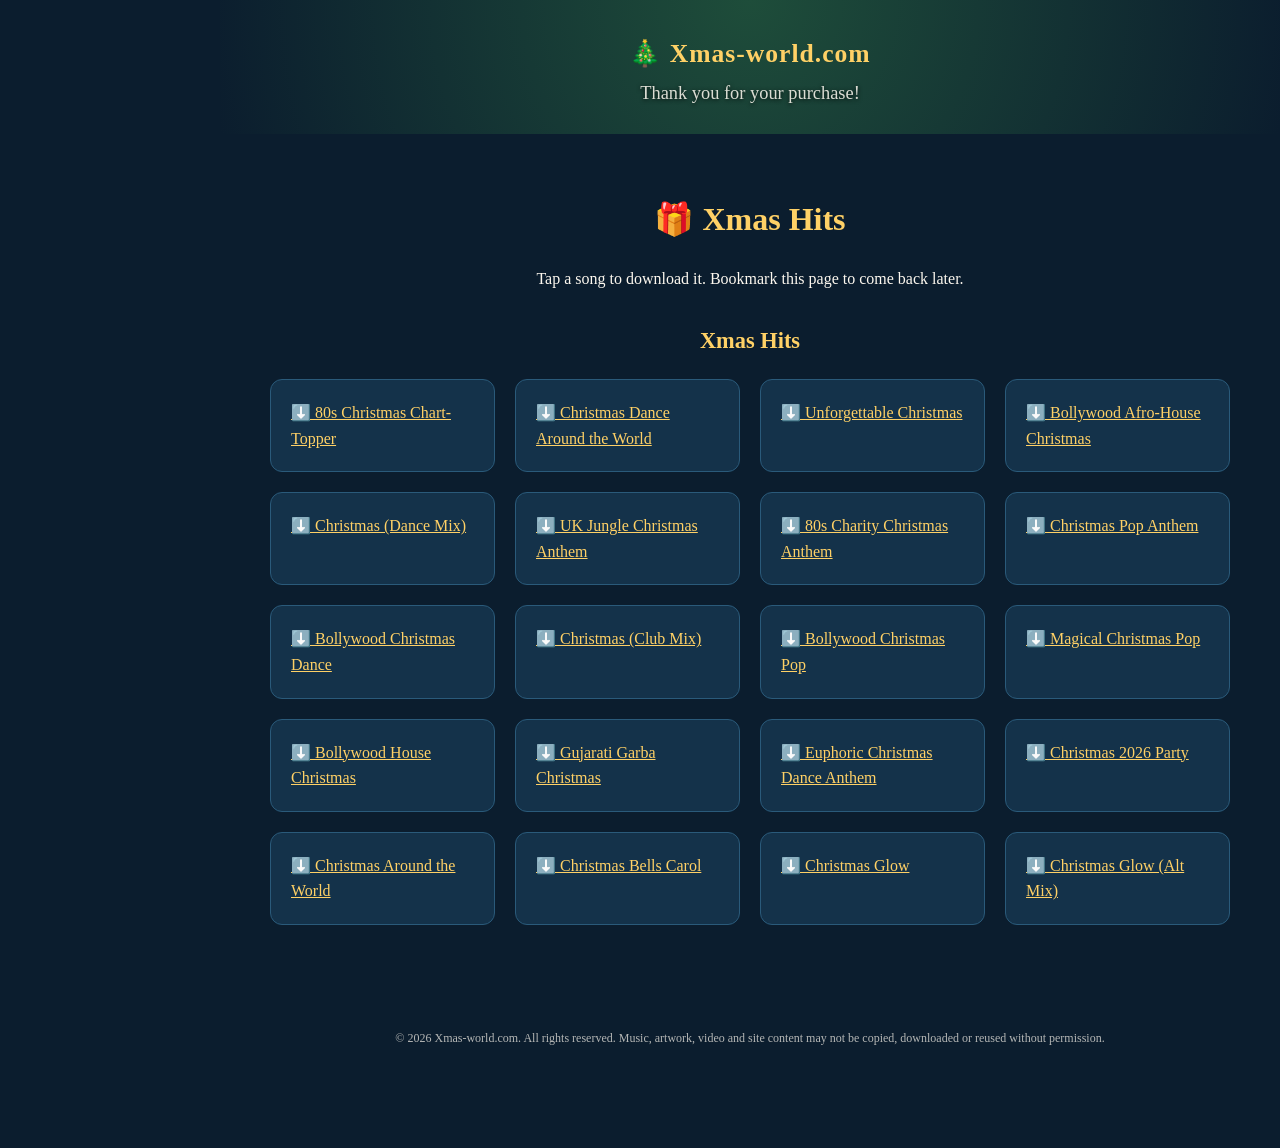
<file: dl-b777f49534c7.html>
<!DOCTYPE html>
<html lang="en"><head><meta charset="UTF-8"><meta name="viewport" content="width=device-width, initial-scale=1.0">
<meta name="robots" content="noindex,nofollow"><title>Your download – Xmas Hits</title>
<link rel="stylesheet" href="style.css?v=4"></head><body>
<header class="subhead"><a class="logo" href="index.html">🎄 Xmas-world.com</a><p>Thank you for your purchase!</p></header>
<section id="music"><h1 class="pt">🎁 Xmas Hits</h1>
<p style="text-align:center;margin-bottom:20px">Tap a song to download it. Bookmark this page to come back later.</p>
<div class="grid">
<h3 class="album">Xmas Hits</h3>
<a class="card" href="https://amp-acc-f3a9e2da18fe-xmasworld-music-d558b1c9.cdn.ample.computer/music/001.mp3" download>⬇️ 80s Christmas Chart-Topper</a>
<a class="card" href="https://amp-acc-f3a9e2da18fe-xmasworld-music-d558b1c9.cdn.ample.computer/music/002.mp3" download>⬇️ Christmas Dance Around the World</a>
<a class="card" href="https://amp-acc-f3a9e2da18fe-xmasworld-music-d558b1c9.cdn.ample.computer/music/004.mp3" download>⬇️ Unforgettable Christmas</a>
<a class="card" href="https://amp-acc-f3a9e2da18fe-xmasworld-music-d558b1c9.cdn.ample.computer/music/008.mp3" download>⬇️ Bollywood Afro-House Christmas</a>
<a class="card" href="https://amp-acc-f3a9e2da18fe-xmasworld-music-d558b1c9.cdn.ample.computer/music/010.mp3" download>⬇️ Christmas (Dance Mix)</a>
<a class="card" href="https://amp-acc-f3a9e2da18fe-xmasworld-music-d558b1c9.cdn.ample.computer/music/011.mp3" download>⬇️ UK Jungle Christmas Anthem</a>
<a class="card" href="https://amp-acc-f3a9e2da18fe-xmasworld-music-d558b1c9.cdn.ample.computer/music/015.mp3" download>⬇️ 80s Charity Christmas Anthem</a>
<a class="card" href="https://amp-acc-f3a9e2da18fe-xmasworld-music-d558b1c9.cdn.ample.computer/music/019.mp3" download>⬇️ Christmas Pop Anthem</a>
<a class="card" href="https://amp-acc-f3a9e2da18fe-xmasworld-music-d558b1c9.cdn.ample.computer/music/021.mp3" download>⬇️ Bollywood Christmas Dance</a>
<a class="card" href="https://amp-acc-f3a9e2da18fe-xmasworld-music-d558b1c9.cdn.ample.computer/music/022.mp3" download>⬇️ Christmas (Club Mix)</a>
<a class="card" href="https://amp-acc-f3a9e2da18fe-xmasworld-music-d558b1c9.cdn.ample.computer/music/023.mp3" download>⬇️ Bollywood Christmas Pop</a>
<a class="card" href="https://amp-acc-f3a9e2da18fe-xmasworld-music-d558b1c9.cdn.ample.computer/music/026.mp3" download>⬇️ Magical Christmas Pop</a>
<a class="card" href="https://amp-acc-f3a9e2da18fe-xmasworld-music-d558b1c9.cdn.ample.computer/music/027.mp3" download>⬇️ Bollywood House Christmas</a>
<a class="card" href="https://amp-acc-f3a9e2da18fe-xmasworld-music-d558b1c9.cdn.ample.computer/music/028.mp3" download>⬇️ Gujarati Garba Christmas</a>
<a class="card" href="https://amp-acc-f3a9e2da18fe-xmasworld-music-d558b1c9.cdn.ample.computer/music/029.mp3" download>⬇️ Euphoric Christmas Dance Anthem</a>
<a class="card" href="https://amp-acc-f3a9e2da18fe-xmas-world-social-f7043d43.cdn.ample.computer/full/038.mp3" download>⬇️ Christmas 2026 Party</a>
<a class="card" href="https://amp-acc-f3a9e2da18fe-xmas-world-social-f7043d43.cdn.ample.computer/full/039.mp3" download>⬇️ Christmas Around the World</a>
<a class="card" href="https://amp-acc-f3a9e2da18fe-xmas-world-social-f7043d43.cdn.ample.computer/full/040.mp3" download>⬇️ Christmas Bells Carol</a>
<a class="card" href="https://amp-acc-f3a9e2da18fe-xmas-world-social-f7043d43.cdn.ample.computer/full/041.mp3" download>⬇️ Christmas Glow</a>
<a class="card" href="https://amp-acc-f3a9e2da18fe-xmas-world-social-f7043d43.cdn.ample.computer/full/042.mp3" download>⬇️ Christmas Glow (Alt Mix)</a>
</div></section>
<footer><small>&copy; 2026 Xmas-world.com. All rights reserved. Music, artwork, video and site content may not be copied, downloaded or reused without permission.</small></footer></body></html>
</file>
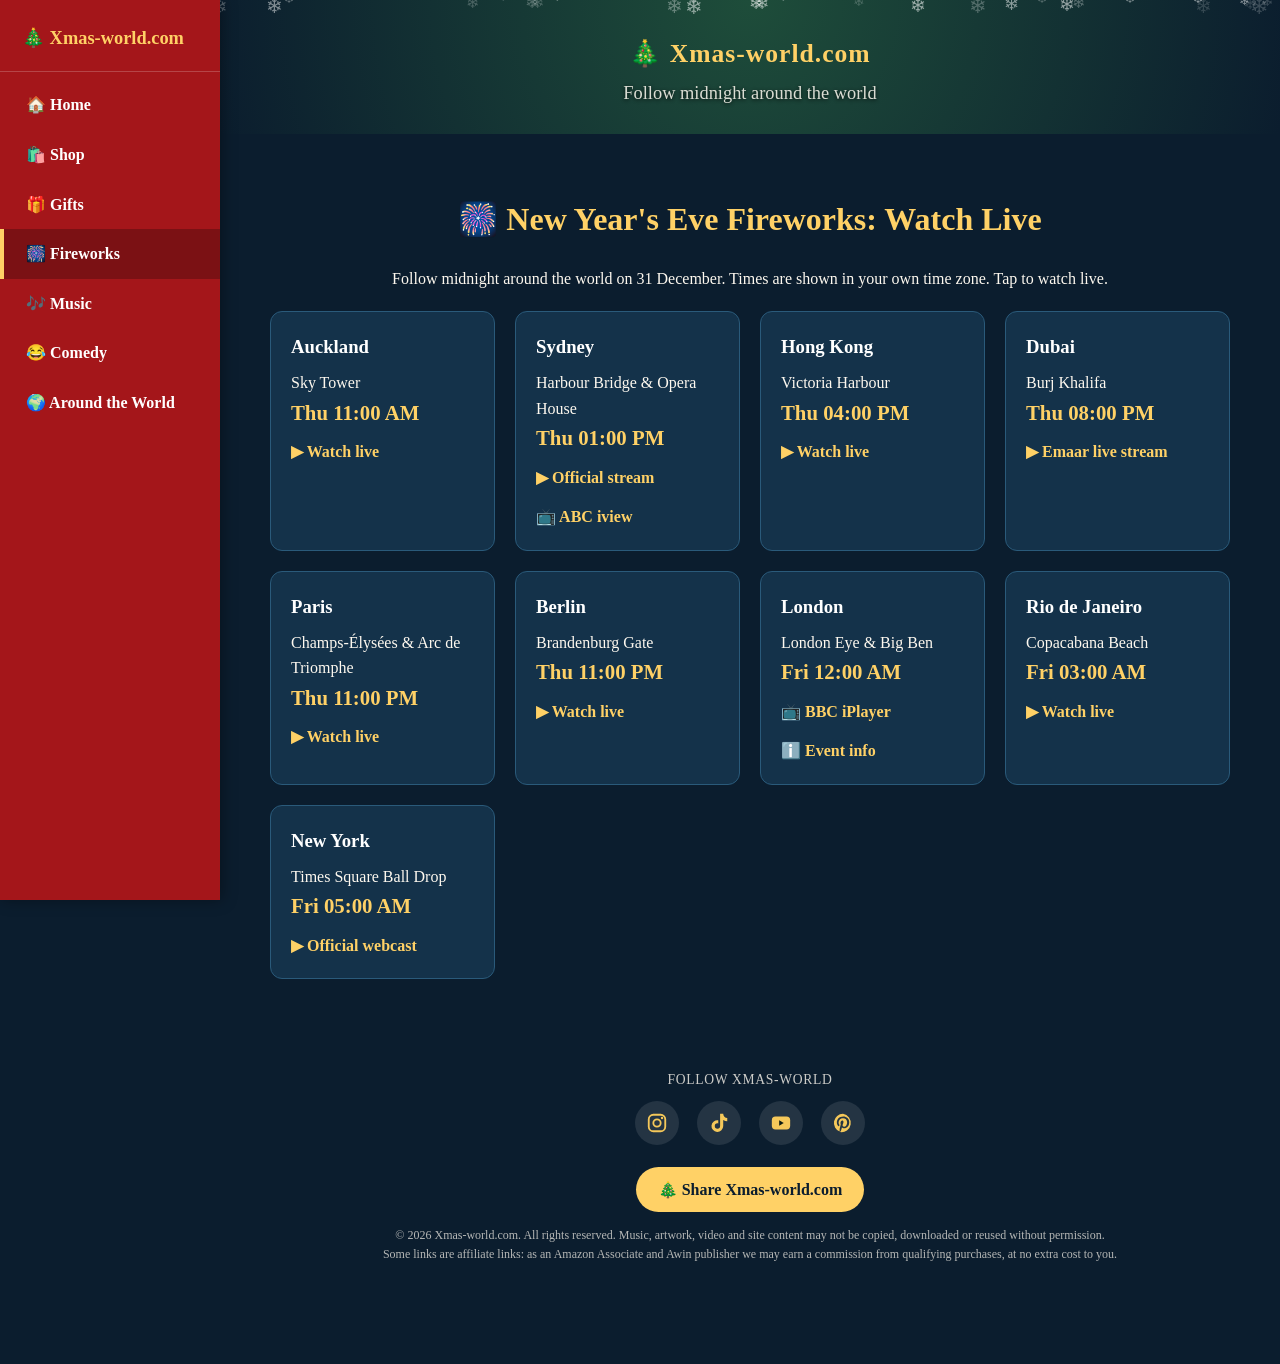
<file: fireworks.html>
<!DOCTYPE html>
<html lang="en">
<head>
<meta charset="UTF-8">
<meta name="viewport" content="width=device-width, initial-scale=1.0">
<meta name="theme-color" content="#1e4d3a">
<title>New Year's Eve Fireworks Live – Xmas-world.com</title>
<meta name="description" content="Watch New Year's Eve fireworks live from Sydney, London, Dubai, New York and more, with times in your own time zone.">
<link rel="canonical" href="https://www.xmas-world.com/fireworks.html">
<link rel="icon" href="data:image/svg+xml,<svg xmlns='http://www.w3.org/2000/svg' viewBox='0 0 100 100'><text y='.9em' font-size='90'>🎄</text></svg>">
<link rel="stylesheet" href="style.css?v=4">
<meta property="og:type" content="website">
<meta property="og:site_name" content="Xmas-world.com">
<meta property="og:url" content="https://www.xmas-world.com/fireworks.html">
<meta property="og:title" content="New Year's Eve Fireworks Live – Xmas-world.com">
<meta property="og:description" content="Watch New Year's Eve fireworks live from Sydney, London, Dubai, New York and more, with times in your own time zone.">
<meta property="og:image" content="https://amp-acc-f3a9e2da18fe-xmasworld-music-d558b1c9.cdn.ample.computer/og/og-image.jpg">
<meta property="og:image:width" content="1200">
<meta property="og:image:height" content="630">
<meta name="twitter:card" content="summary_large_image">
<meta name="twitter:image" content="https://amp-acc-f3a9e2da18fe-xmasworld-music-d558b1c9.cdn.ample.computer/og/og-image.jpg">
</head>
<body>
<header class="subhead">
<a class="logo" href="index.html">🎄 Xmas-world.com</a>
<p>Follow midnight around the world</p>
</header>
<nav id="sitenav">
<a class="navlogo" href="index.html">🎄 Xmas-world.com</a>
<a href="index.html">🏠 Home</a>
<a href="shop.html">🛍️ Shop</a>
<a href="gifts.html">🎁 Gifts</a>
<a href="fireworks.html">🎆 Fireworks</a>
<a href="music.html">🎶 Music</a>
<a href="comedy.html">😂 Comedy</a>
<a href="world.html">🌍 Around the World</a>
</nav>

<section id="fireworks">
<h1 class="pt">🎆 New Year's Eve Fireworks: Watch Live</h1>
<p style="text-align:center;margin-bottom:20px">Follow midnight around the world on 31 December. Times are shown in your own time zone. Tap to watch live.</p>
<div class="grid" id="fw"></div>
</section>

<footer><div class="socials"><span>Follow Xmas-world</span><div><a href="https://www.instagram.com/xmasworld.uk/" target="_blank" rel="noopener" aria-label="Instagram – Xmas-world"><svg viewBox="0 0 24 24"><rect x="3" y="3" width="18" height="18" rx="5" fill="none" stroke="currentColor" stroke-width="2"/><circle cx="12" cy="12" r="4" fill="none" stroke="currentColor" stroke-width="2"/><circle cx="17.5" cy="6.5" r="1.3" fill="currentColor"/></svg></a><a href="https://www.tiktok.com/@xmasworld.uk" target="_blank" rel="noopener" aria-label="TikTok – Xmas-world"><svg viewBox="0 0 24 24"><path fill="currentColor" d="M16.6 2h-3.4v13.3a2.9 2.9 0 1 1-2.9-2.9c.3 0 .6 0 .9.1V9a6.4 6.4 0 1 0 5.4 6.3V8.6a8 8 0 0 0 4.4 1.4V6.6a4.5 4.5 0 0 1-4.4-4.6z"/></svg></a><a href="https://www.youtube.com/@urveshlakhani7107" target="_blank" rel="noopener" aria-label="YouTube – Xmas-world"><svg viewBox="0 0 24 24"><rect x="2" y="5" width="20" height="14" rx="4" fill="currentColor"/><path d="M10 9l5 3-5 3z" fill="#0b1a12"/></svg></a><a href="https://www.pinterest.com/47tretawn/" target="_blank" rel="noopener" aria-label="Pinterest – Xmas-world"><svg viewBox="0 0 24 24"><path fill="currentColor" d="M12 2a10 10 0 0 0-3.6 19.3c-.1-.8-.2-2 0-2.9l1.2-5s-.3-.6-.3-1.5c0-1.4.8-2.5 1.9-2.5.9 0 1.3.7 1.3 1.5 0 .9-.6 2.2-.9 3.4-.2 1 .5 1.9 1.6 1.9 1.9 0 3.3-2 3.3-4.9 0-2.6-1.8-4.4-4.5-4.4-3 0-4.8 2.3-4.8 4.6 0 .9.4 1.9.8 2.4l.1.4-.3 1.1c0 .2-.2.2-.4.1-1.3-.6-2.1-2.5-2.1-4.1 0-3.3 2.4-6.4 7-6.4 3.7 0 6.5 2.6 6.5 6.1 0 3.7-2.3 6.6-5.5 6.6-1.1 0-2.1-.6-2.4-1.2l-.7 2.5c-.2 1-.9 2.2-1.4 2.9A10 10 0 1 0 12 2z"/></svg></a></div></div><button class="btn btn-gold share" id="share">🎄 Share Xmas-world.com</button><small>&copy; 2026 Xmas-world.com. All rights reserved. Music, artwork, video and site content may not be copied, downloaded or reused without permission.<br>Some links are affiliate links: as an Amazon Associate and Awin publisher we may earn a commission from qualifying purchases, at no extra cost to you.</small></footer>
<script src="app.js?v=10"></script>
</body>
</html>
</file>
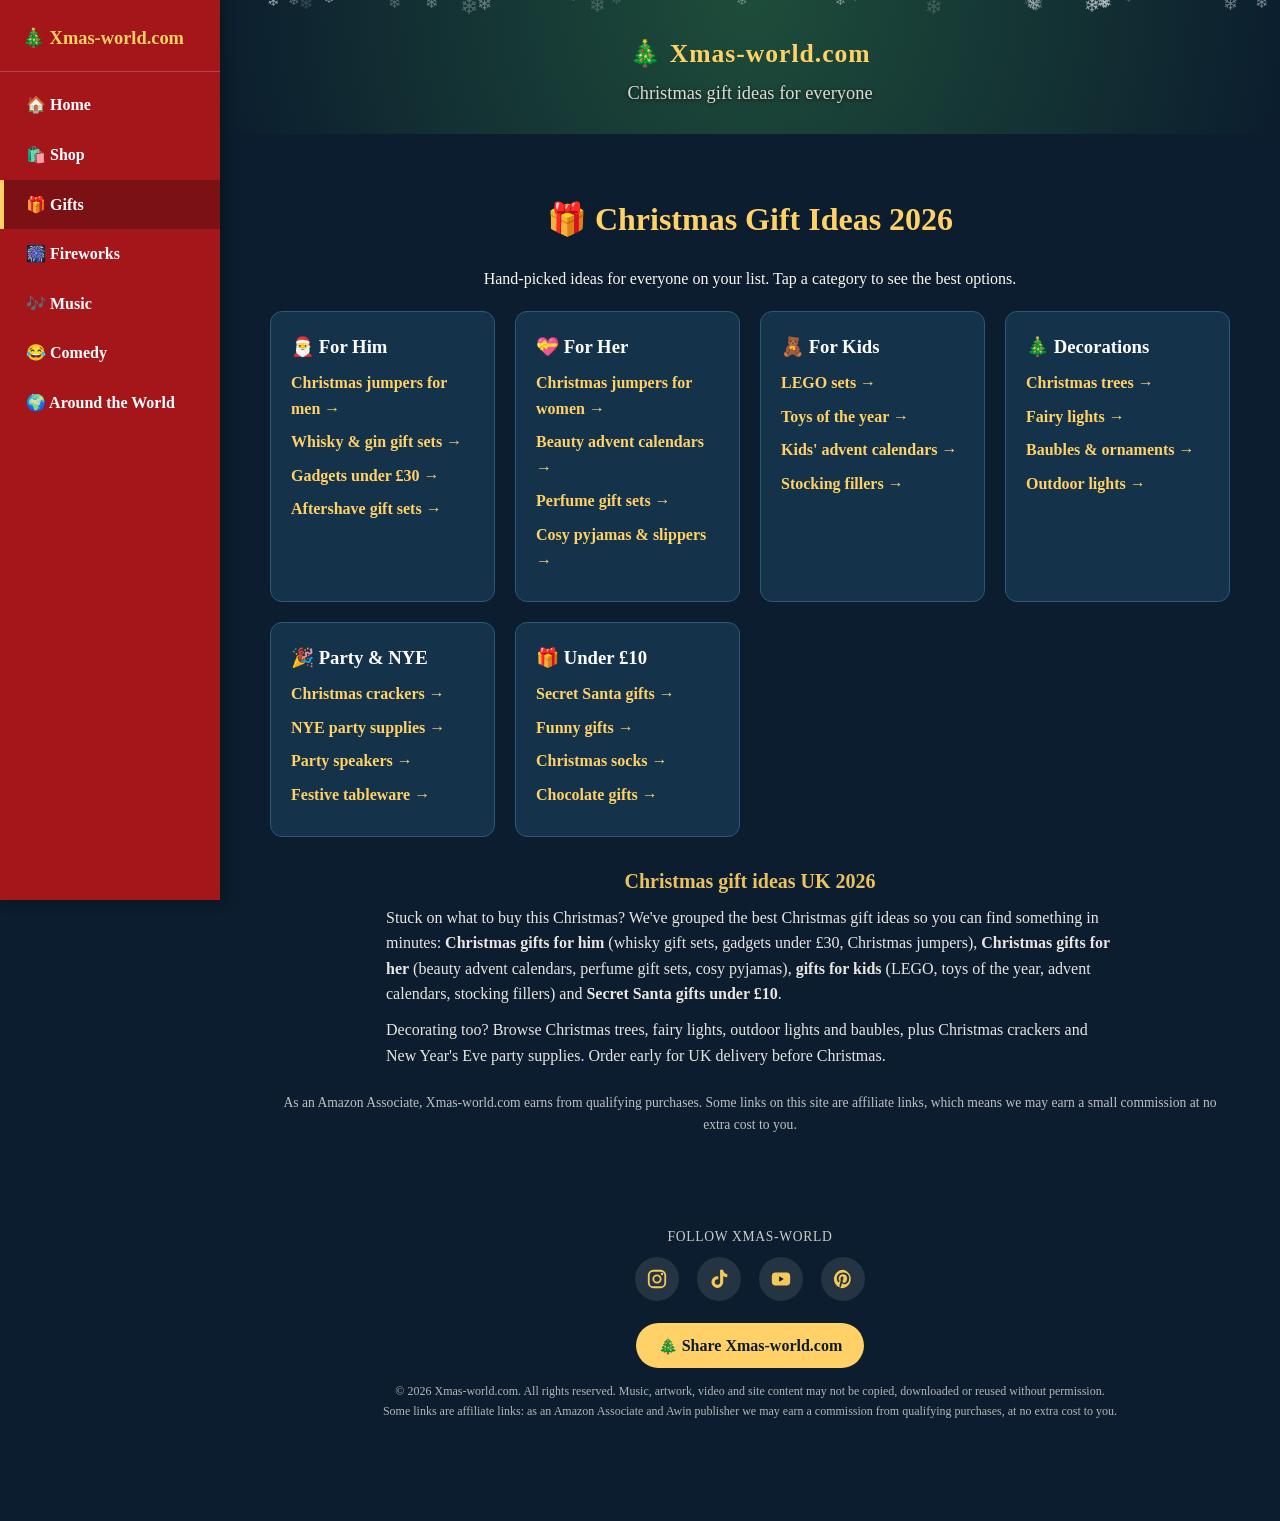
<file: gifts.html>
<!DOCTYPE html>
<html lang="en">
<head>
<meta charset="UTF-8">
<meta name="viewport" content="width=device-width, initial-scale=1.0">
<meta name="theme-color" content="#1e4d3a">
<title>Christmas Gift Ideas UK 2026 – For Him, Her, Kids & Secret Santa | Xmas-world</title>
<meta name="description" content="Christmas gift ideas UK 2026: gifts for him, gifts for her, kids' toys, Secret Santa gifts under £10, stocking fillers, decorations and New Year's Eve party supplies.">
<link rel="canonical" href="https://www.xmas-world.com/gifts.html">
<link rel="icon" href="data:image/svg+xml,<svg xmlns='http://www.w3.org/2000/svg' viewBox='0 0 100 100'><text y='.9em' font-size='90'>🎄</text></svg>">
<link rel="stylesheet" href="style.css?v=4">
<meta property="og:type" content="website">
<meta property="og:site_name" content="Xmas-world.com">
<meta property="og:url" content="https://www.xmas-world.com/gifts.html">
<meta property="og:title" content="Christmas Gift Ideas 2026 – Xmas-world.com">
<meta property="og:description" content="Christmas gift ideas UK 2026: gifts for him, gifts for her, kids' toys, Secret Santa gifts under £10, stocking fillers, decorations and New Year's Eve party supplies.">
<meta property="og:image" content="https://amp-acc-f3a9e2da18fe-xmasworld-music-d558b1c9.cdn.ample.computer/og/og-image.jpg">
<meta property="og:image:width" content="1200">
<meta property="og:image:height" content="630">
<meta name="twitter:card" content="summary_large_image">
<meta name="twitter:image" content="https://amp-acc-f3a9e2da18fe-xmasworld-music-d558b1c9.cdn.ample.computer/og/og-image.jpg">
</head>
<body>
<header class="subhead">
<a class="logo" href="index.html">🎄 Xmas-world.com</a>
<p>Christmas gift ideas for everyone</p>
</header>
<nav id="sitenav">
<a class="navlogo" href="index.html">🎄 Xmas-world.com</a>
<a href="index.html">🏠 Home</a>
<a href="shop.html">🛍️ Shop</a>
<a href="gifts.html">🎁 Gifts</a>
<a href="fireworks.html">🎆 Fireworks</a>
<a href="music.html">🎶 Music</a>
<a href="comedy.html">😂 Comedy</a>
<a href="world.html">🌍 Around the World</a>
</nav>

<section id="gifts">
<h1 class="pt">🎁 Christmas Gift Ideas 2026</h1>
<p style="text-align:center;margin-bottom:20px">Hand-picked ideas for everyone on your list. Tap a category to see the best options.</p>
<div class="grid">
<div class="card"><h3>🎅 For Him</h3><ul class="gl"><li><a href="https://www.amazon.co.uk/s?k=mens+christmas+jumper&tag=xmasworld04-21" target="_blank" rel="sponsored noopener">Christmas jumpers for men →</a></li><li><a href="https://www.amazon.co.uk/s?k=whisky+gift+set&tag=xmasworld04-21" target="_blank" rel="sponsored noopener">Whisky & gin gift sets →</a></li><li><a href="https://www.amazon.co.uk/s?k=gadget+gifts+for+men+under+30&tag=xmasworld04-21" target="_blank" rel="sponsored noopener">Gadgets under £30 →</a></li><li><a href="https://www.amazon.co.uk/s?k=aftershave+gift+set+men&tag=xmasworld04-21" target="_blank" rel="sponsored noopener">Aftershave gift sets →</a></li></ul></div>
<div class="card"><h3>💝 For Her</h3><ul class="gl"><li><a href="https://www.amazon.co.uk/s?k=womens+christmas+jumper&tag=xmasworld04-21" target="_blank" rel="sponsored noopener">Christmas jumpers for women →</a></li><li><a href="https://www.amazon.co.uk/s?k=beauty+advent+calendar+2026&tag=xmasworld04-21" target="_blank" rel="sponsored noopener">Beauty advent calendars →</a></li><li><a href="https://www.amazon.co.uk/s?k=perfume+gift+set+women&tag=xmasworld04-21" target="_blank" rel="sponsored noopener">Perfume gift sets →</a></li><li><a href="https://www.amazon.co.uk/s?k=womens+christmas+pyjamas&tag=xmasworld04-21" target="_blank" rel="sponsored noopener">Cosy pyjamas & slippers →</a></li></ul></div>
<div class="card"><h3>🧸 For Kids</h3><ul class="gl"><li><a href="https://www.amazon.co.uk/s?k=lego+christmas+gifts&tag=xmasworld04-21" target="_blank" rel="sponsored noopener">LEGO sets →</a></li><li><a href="https://www.amazon.co.uk/s?k=best+toys+christmas+2026&tag=xmasworld04-21" target="_blank" rel="sponsored noopener">Toys of the year →</a></li><li><a href="https://www.amazon.co.uk/s?k=kids+advent+calendar&tag=xmasworld04-21" target="_blank" rel="sponsored noopener">Kids' advent calendars →</a></li><li><a href="https://www.amazon.co.uk/s?k=stocking+fillers+kids&tag=xmasworld04-21" target="_blank" rel="sponsored noopener">Stocking fillers →</a></li></ul></div>
<div class="card"><h3>🎄 Decorations</h3><ul class="gl"><li><a href="https://www.amazon.co.uk/s?k=artificial+christmas+tree&tag=xmasworld04-21" target="_blank" rel="sponsored noopener">Christmas trees →</a></li><li><a href="https://www.amazon.co.uk/s?k=christmas+fairy+lights&tag=xmasworld04-21" target="_blank" rel="sponsored noopener">Fairy lights →</a></li><li><a href="https://www.amazon.co.uk/s?k=christmas+baubles&tag=xmasworld04-21" target="_blank" rel="sponsored noopener">Baubles & ornaments →</a></li><li><a href="https://www.amazon.co.uk/s?k=outdoor+christmas+lights&tag=xmasworld04-21" target="_blank" rel="sponsored noopener">Outdoor lights →</a></li></ul></div>
<div class="card"><h3>🎉 Party & NYE</h3><ul class="gl"><li><a href="https://www.amazon.co.uk/s?k=christmas+crackers&tag=xmasworld04-21" target="_blank" rel="sponsored noopener">Christmas crackers →</a></li><li><a href="https://www.amazon.co.uk/s?k=new+years+eve+party+supplies&tag=xmasworld04-21" target="_blank" rel="sponsored noopener">NYE party supplies →</a></li><li><a href="https://www.amazon.co.uk/s?k=bluetooth+party+speaker&tag=xmasworld04-21" target="_blank" rel="sponsored noopener">Party speakers →</a></li><li><a href="https://www.amazon.co.uk/s?k=christmas+table+decorations&tag=xmasworld04-21" target="_blank" rel="sponsored noopener">Festive tableware →</a></li></ul></div>
<div class="card"><h3>🎁 Under £10</h3><ul class="gl"><li><a href="https://www.amazon.co.uk/s?k=secret+santa+gifts+under+10&tag=xmasworld04-21" target="_blank" rel="sponsored noopener">Secret Santa gifts →</a></li><li><a href="https://www.amazon.co.uk/s?k=funny+christmas+gifts&tag=xmasworld04-21" target="_blank" rel="sponsored noopener">Funny gifts →</a></li><li><a href="https://www.amazon.co.uk/s?k=christmas+socks&tag=xmasworld04-21" target="_blank" rel="sponsored noopener">Christmas socks →</a></li><li><a href="https://www.amazon.co.uk/s?k=chocolate+christmas+gift&tag=xmasworld04-21" target="_blank" rel="sponsored noopener">Chocolate gifts →</a></li></ul></div>
</div>
<div class="seo-text">
<h2>Christmas gift ideas UK 2026</h2>
<p>Stuck on what to buy this Christmas? We've grouped the best Christmas gift ideas so you can find something in minutes: <b>Christmas gifts for him</b> (whisky gift sets, gadgets under £30, Christmas jumpers), <b>Christmas gifts for her</b> (beauty advent calendars, perfume gift sets, cosy pyjamas), <b>gifts for kids</b> (LEGO, toys of the year, advent calendars, stocking fillers) and <b>Secret Santa gifts under £10</b>.</p>
<p>Decorating too? Browse Christmas trees, fairy lights, outdoor lights and baubles, plus Christmas crackers and New Year's Eve party supplies. Order early for UK delivery before Christmas.</p>
</div>
<p class="disc">As an Amazon Associate, Xmas-world.com earns from qualifying purchases. Some links on this site are affiliate links, which means we may earn a small commission at no extra cost to you.</p>
</section>

<footer><div class="socials"><span>Follow Xmas-world</span><div><a href="https://www.instagram.com/xmasworld.uk/" target="_blank" rel="noopener" aria-label="Instagram – Xmas-world"><svg viewBox="0 0 24 24"><rect x="3" y="3" width="18" height="18" rx="5" fill="none" stroke="currentColor" stroke-width="2"/><circle cx="12" cy="12" r="4" fill="none" stroke="currentColor" stroke-width="2"/><circle cx="17.5" cy="6.5" r="1.3" fill="currentColor"/></svg></a><a href="https://www.tiktok.com/@xmasworld.uk" target="_blank" rel="noopener" aria-label="TikTok – Xmas-world"><svg viewBox="0 0 24 24"><path fill="currentColor" d="M16.6 2h-3.4v13.3a2.9 2.9 0 1 1-2.9-2.9c.3 0 .6 0 .9.1V9a6.4 6.4 0 1 0 5.4 6.3V8.6a8 8 0 0 0 4.4 1.4V6.6a4.5 4.5 0 0 1-4.4-4.6z"/></svg></a><a href="https://www.youtube.com/@urveshlakhani7107" target="_blank" rel="noopener" aria-label="YouTube – Xmas-world"><svg viewBox="0 0 24 24"><rect x="2" y="5" width="20" height="14" rx="4" fill="currentColor"/><path d="M10 9l5 3-5 3z" fill="#0b1a12"/></svg></a><a href="https://www.pinterest.com/47tretawn/" target="_blank" rel="noopener" aria-label="Pinterest – Xmas-world"><svg viewBox="0 0 24 24"><path fill="currentColor" d="M12 2a10 10 0 0 0-3.6 19.3c-.1-.8-.2-2 0-2.9l1.2-5s-.3-.6-.3-1.5c0-1.4.8-2.5 1.9-2.5.9 0 1.3.7 1.3 1.5 0 .9-.6 2.2-.9 3.4-.2 1 .5 1.9 1.6 1.9 1.9 0 3.3-2 3.3-4.9 0-2.6-1.8-4.4-4.5-4.4-3 0-4.8 2.3-4.8 4.6 0 .9.4 1.9.8 2.4l.1.4-.3 1.1c0 .2-.2.2-.4.1-1.3-.6-2.1-2.5-2.1-4.1 0-3.3 2.4-6.4 7-6.4 3.7 0 6.5 2.6 6.5 6.1 0 3.7-2.3 6.6-5.5 6.6-1.1 0-2.1-.6-2.4-1.2l-.7 2.5c-.2 1-.9 2.2-1.4 2.9A10 10 0 1 0 12 2z"/></svg></a></div></div><button class="btn btn-gold share" id="share">🎄 Share Xmas-world.com</button><small>&copy; 2026 Xmas-world.com. All rights reserved. Music, artwork, video and site content may not be copied, downloaded or reused without permission.<br>Some links are affiliate links: as an Amazon Associate and Awin publisher we may earn a commission from qualifying purchases, at no extra cost to you.</small></footer>
<script src="app.js?v=10"></script>
</body>
</html>
</file>
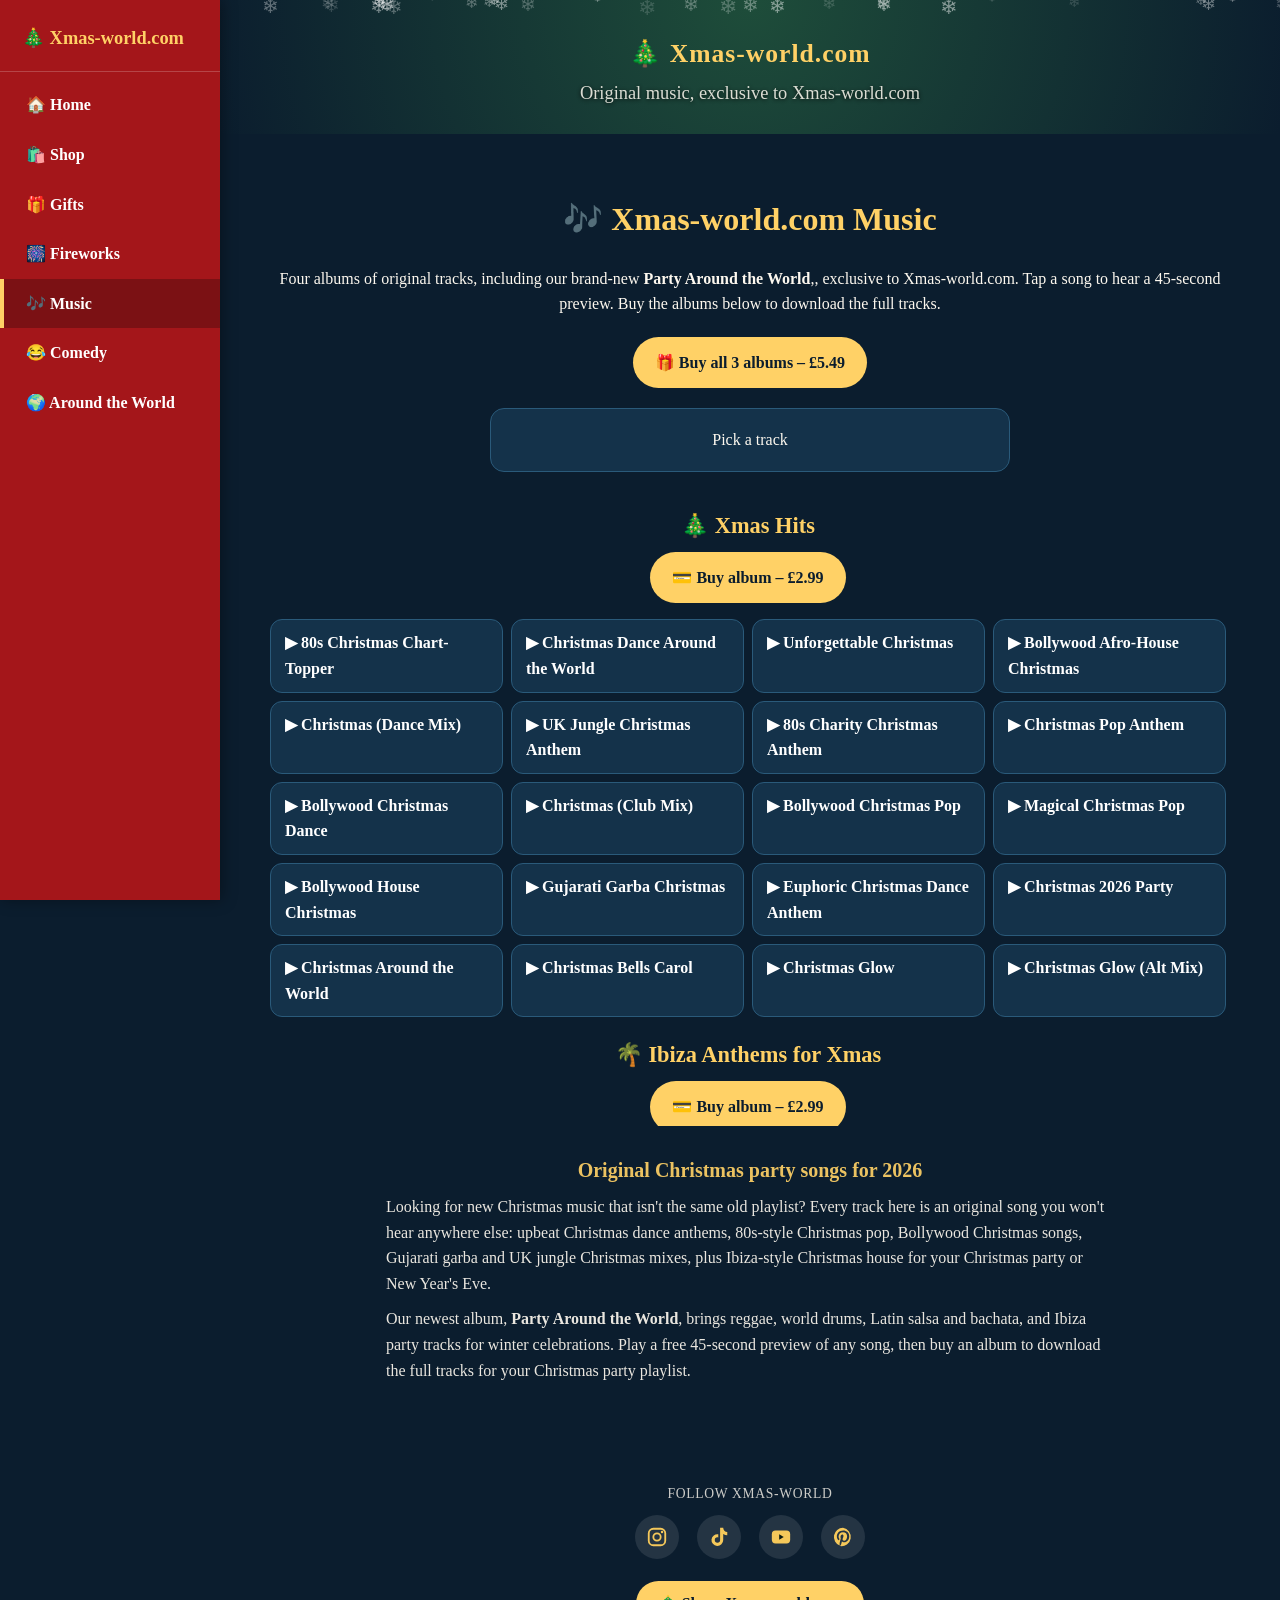
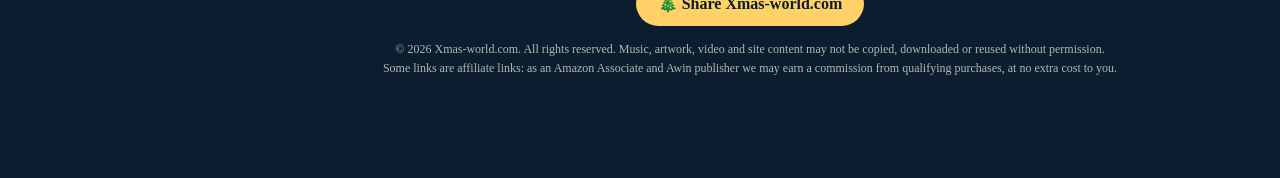
<file: music.html>
<!DOCTYPE html>
<html lang="en">
<head>
<meta charset="UTF-8">
<meta name="viewport" content="width=device-width, initial-scale=1.0">
<meta name="theme-color" content="#1e4d3a">
<title>Christmas Party Songs 2026 – Original Christmas Music | Xmas-world</title>
<meta name="description" content="Original Christmas party songs for 2026: Christmas dance anthems, Bollywood Christmas music, Ibiza Christmas house and a new world party album. Listen free.">
<link rel="canonical" href="https://www.xmas-world.com/music.html">
<link rel="icon" href="data:image/svg+xml,<svg xmlns='http://www.w3.org/2000/svg' viewBox='0 0 100 100'><text y='.9em' font-size='90'>🎄</text></svg>">
<link rel="stylesheet" href="style.css?v=4">
<meta property="og:type" content="website">
<meta property="og:site_name" content="Xmas-world.com">
<meta property="og:url" content="https://www.xmas-world.com/music.html">
<meta property="og:title" content="Xmas-world.com Music – Original Christmas Songs">
<meta property="og:description" content="Original Christmas party songs for 2026: Christmas dance anthems, Bollywood Christmas music, Ibiza Christmas house and a new world party album. Listen free.">
<meta property="og:image" content="https://amp-acc-f3a9e2da18fe-xmasworld-music-d558b1c9.cdn.ample.computer/og/og-image.jpg">
<meta property="og:image:width" content="1200">
<meta property="og:image:height" content="630">
<meta name="twitter:card" content="summary_large_image">
<meta name="twitter:image" content="https://amp-acc-f3a9e2da18fe-xmasworld-music-d558b1c9.cdn.ample.computer/og/og-image.jpg">
<script type="application/ld+json">{"@context": "https://schema.org", "@type": "MusicGroup", "name": "Xmas-world", "url": "https://www.xmas-world.com/music.html", "genre": ["Christmas", "Dance", "Bollywood", "Pop", "Reggae", "Latin"], "album": [{"@type": "MusicAlbum", "name": "Xmas Hits"}, {"@type": "MusicAlbum", "name": "Ibiza Anthems for Xmas"}, {"@type": "MusicAlbum", "name": "Non-Xmas Hits"}, {"@type": "MusicAlbum", "name": "Party Around the World"}]}</script>
</head>
<body>
<header class="subhead">
<a class="logo" href="index.html">🎄 Xmas-world.com</a>
<p>Original music, exclusive to Xmas-world.com</p>
</header>
<nav id="sitenav">
<a class="navlogo" href="index.html">🎄 Xmas-world.com</a>
<a href="index.html">🏠 Home</a>
<a href="shop.html">🛍️ Shop</a>
<a href="gifts.html">🎁 Gifts</a>
<a href="fireworks.html">🎆 Fireworks</a>
<a href="music.html">🎶 Music</a>
<a href="comedy.html">😂 Comedy</a>
<a href="world.html">🌍 Around the World</a>
</nav>

<section id="music">
<h1 class="pt">🎶 Xmas-world.com Music</h1>
<p style="text-align:center;margin-bottom:20px">Four albums of original tracks, including our brand-new <b>Party Around the World</b>,, exclusive to Xmas-world.com. Tap a song to hear a 45-second preview. Buy the albums below to download the full tracks.</p>
<p style="text-align:center;margin-bottom:20px"><a class="btn btn-gold" href="https://buy.stripe.com/bJe8wPafMe8Id5c8wRbMQ03" target="_blank" rel="noopener">🎁 Buy all 3 albums – £5.49</a></p>
<div id="player" hidden><div id="now">Pick a track</div><audio id="audio" controls preload="none"></audio></div>
<div class="grid" id="tracks"></div>
<div class="seo-text">
<h2>Original Christmas party songs for 2026</h2>
<p>Looking for new Christmas music that isn't the same old playlist? Every track here is an original song you won't hear anywhere else: upbeat Christmas dance anthems, 80s-style Christmas pop, Bollywood Christmas songs, Gujarati garba and UK jungle Christmas mixes, plus Ibiza-style Christmas house for your Christmas party or New Year's Eve.</p>
<p>Our newest album, <b>Party Around the World</b>, brings reggae, world drums, Latin salsa and bachata, and Ibiza party tracks for winter celebrations. Play a free 45-second preview of any song, then buy an album to download the full tracks for your Christmas party playlist.</p>
</div>
<p class="soon" id="soon">🎁 New original tracks dropping in the run-up to Christmas. Check back soon!</p>
</section>

<footer><div class="socials"><span>Follow Xmas-world</span><div><a href="https://www.instagram.com/xmasworld.uk/" target="_blank" rel="noopener" aria-label="Instagram – Xmas-world"><svg viewBox="0 0 24 24"><rect x="3" y="3" width="18" height="18" rx="5" fill="none" stroke="currentColor" stroke-width="2"/><circle cx="12" cy="12" r="4" fill="none" stroke="currentColor" stroke-width="2"/><circle cx="17.5" cy="6.5" r="1.3" fill="currentColor"/></svg></a><a href="https://www.tiktok.com/@xmasworld.uk" target="_blank" rel="noopener" aria-label="TikTok – Xmas-world"><svg viewBox="0 0 24 24"><path fill="currentColor" d="M16.6 2h-3.4v13.3a2.9 2.9 0 1 1-2.9-2.9c.3 0 .6 0 .9.1V9a6.4 6.4 0 1 0 5.4 6.3V8.6a8 8 0 0 0 4.4 1.4V6.6a4.5 4.5 0 0 1-4.4-4.6z"/></svg></a><a href="https://www.youtube.com/@urveshlakhani7107" target="_blank" rel="noopener" aria-label="YouTube – Xmas-world"><svg viewBox="0 0 24 24"><rect x="2" y="5" width="20" height="14" rx="4" fill="currentColor"/><path d="M10 9l5 3-5 3z" fill="#0b1a12"/></svg></a><a href="https://www.pinterest.com/47tretawn/" target="_blank" rel="noopener" aria-label="Pinterest – Xmas-world"><svg viewBox="0 0 24 24"><path fill="currentColor" d="M12 2a10 10 0 0 0-3.6 19.3c-.1-.8-.2-2 0-2.9l1.2-5s-.3-.6-.3-1.5c0-1.4.8-2.5 1.9-2.5.9 0 1.3.7 1.3 1.5 0 .9-.6 2.2-.9 3.4-.2 1 .5 1.9 1.6 1.9 1.9 0 3.3-2 3.3-4.9 0-2.6-1.8-4.4-4.5-4.4-3 0-4.8 2.3-4.8 4.6 0 .9.4 1.9.8 2.4l.1.4-.3 1.1c0 .2-.2.2-.4.1-1.3-.6-2.1-2.5-2.1-4.1 0-3.3 2.4-6.4 7-6.4 3.7 0 6.5 2.6 6.5 6.1 0 3.7-2.3 6.6-5.5 6.6-1.1 0-2.1-.6-2.4-1.2l-.7 2.5c-.2 1-.9 2.2-1.4 2.9A10 10 0 1 0 12 2z"/></svg></a></div></div><button class="btn btn-gold share" id="share">🎄 Share Xmas-world.com</button><small>&copy; 2026 Xmas-world.com. All rights reserved. Music, artwork, video and site content may not be copied, downloaded or reused without permission.<br>Some links are affiliate links: as an Amazon Associate and Awin publisher we may earn a commission from qualifying purchases, at no extra cost to you.</small></footer>
<script src="app.js?v=10"></script>
</body>
</html>
</file>
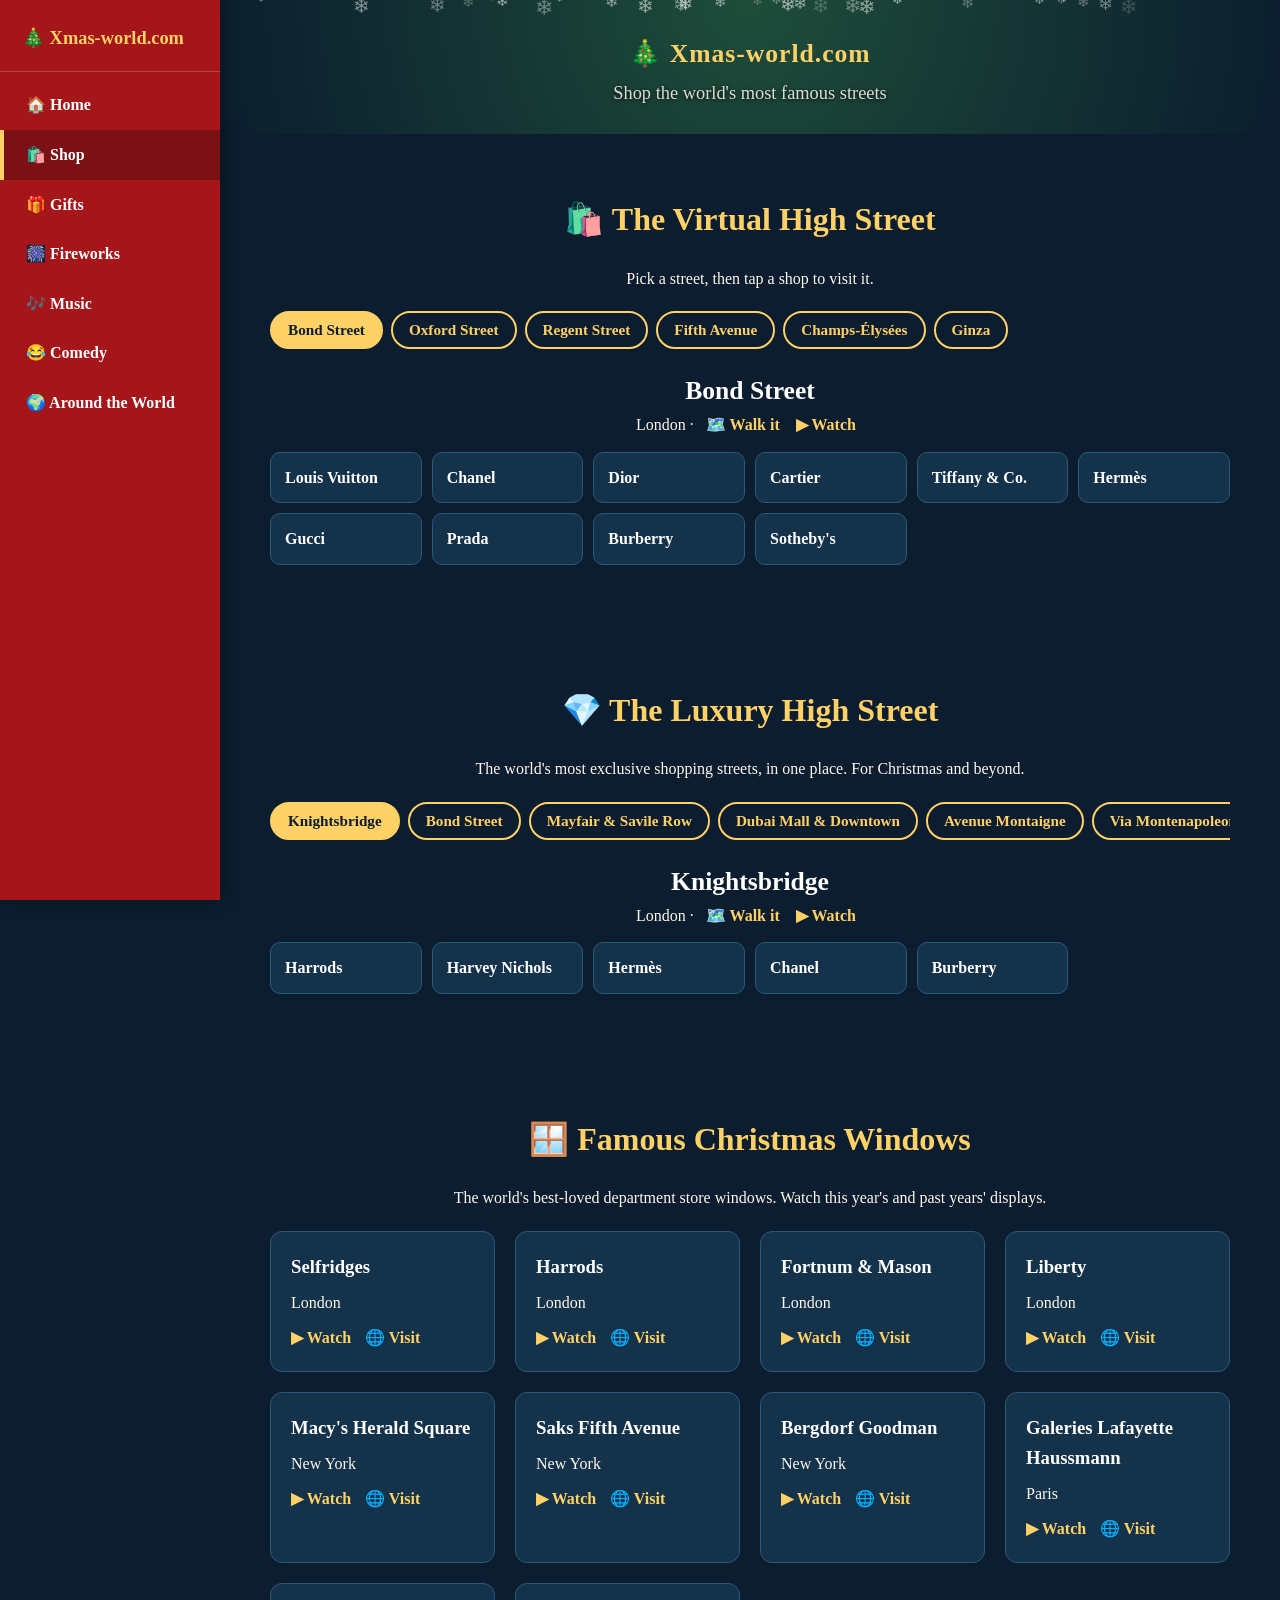
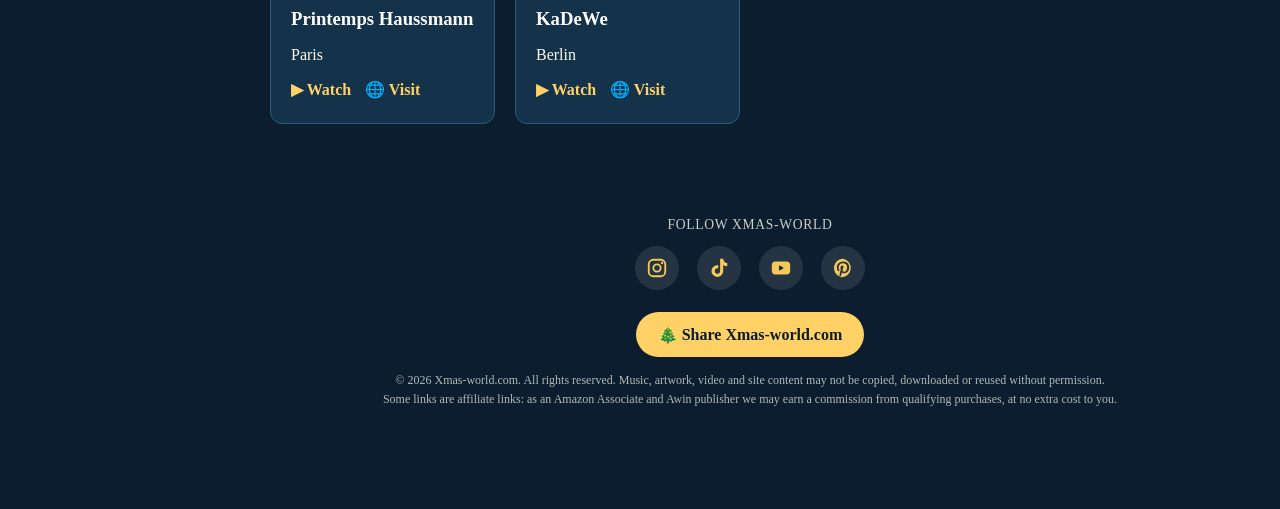
<file: shop.html>
<!DOCTYPE html>
<html lang="en">
<head>
<meta charset="UTF-8">
<meta name="viewport" content="width=device-width, initial-scale=1.0">
<meta name="theme-color" content="#1e4d3a">
<title>Virtual & Luxury High Street – Xmas-world.com</title>
<meta name="description" content="Shop Bond Street, Oxford Street, Regent Street, Fifth Avenue, Dubai, Rodeo Drive and more, plus the world's famous Christmas windows.">
<link rel="canonical" href="https://www.xmas-world.com/shop.html">
<link rel="icon" href="data:image/svg+xml,<svg xmlns='http://www.w3.org/2000/svg' viewBox='0 0 100 100'><text y='.9em' font-size='90'>🎄</text></svg>">
<link rel="stylesheet" href="style.css?v=4">
<meta property="og:type" content="website">
<meta property="og:site_name" content="Xmas-world.com">
<meta property="og:url" content="https://www.xmas-world.com/shop.html">
<meta property="og:title" content="Virtual & Luxury High Street – Xmas-world.com">
<meta property="og:description" content="Shop Bond Street, Oxford Street, Regent Street, Fifth Avenue, Dubai, Rodeo Drive and more, plus the world's famous Christmas windows.">
<meta property="og:image" content="https://amp-acc-f3a9e2da18fe-xmasworld-music-d558b1c9.cdn.ample.computer/og/og-image.jpg">
<meta property="og:image:width" content="1200">
<meta property="og:image:height" content="630">
<meta name="twitter:card" content="summary_large_image">
<meta name="twitter:image" content="https://amp-acc-f3a9e2da18fe-xmasworld-music-d558b1c9.cdn.ample.computer/og/og-image.jpg">
</head>
<body>
<header class="subhead">
<a class="logo" href="index.html">🎄 Xmas-world.com</a>
<p>Shop the world's most famous streets</p>
</header>
<nav id="sitenav">
<a class="navlogo" href="index.html">🎄 Xmas-world.com</a>
<a href="index.html">🏠 Home</a>
<a href="shop.html">🛍️ Shop</a>
<a href="gifts.html">🎁 Gifts</a>
<a href="fireworks.html">🎆 Fireworks</a>
<a href="music.html">🎶 Music</a>
<a href="comedy.html">😂 Comedy</a>
<a href="world.html">🌍 Around the World</a>
</nav>

<section id="highstreet">
<h1 class="pt">🛍️ The Virtual High Street</h1>
<p style="text-align:center;margin-bottom:20px">Pick a street, then tap a shop to visit it.</p>
<div id="streets"></div>
<div id="street"></div>
</section>

<section id="luxury">
<h2>💎 The Luxury High Street</h2>
<p style="text-align:center;margin-bottom:20px">The world's most exclusive shopping streets, in one place. For Christmas and beyond.</p>
<div id="lstreets"></div>
<div id="lstreet"></div>
</section>

<section id="windows">
<h2>🪟 Famous Christmas Windows</h2>
<p style="text-align:center;margin-bottom:20px">The world's best-loved department store windows. Watch this year's and past years' displays.</p>
<div class="grid" id="wins"></div>
</section>

<footer><div class="socials"><span>Follow Xmas-world</span><div><a href="https://www.instagram.com/xmasworld.uk/" target="_blank" rel="noopener" aria-label="Instagram – Xmas-world"><svg viewBox="0 0 24 24"><rect x="3" y="3" width="18" height="18" rx="5" fill="none" stroke="currentColor" stroke-width="2"/><circle cx="12" cy="12" r="4" fill="none" stroke="currentColor" stroke-width="2"/><circle cx="17.5" cy="6.5" r="1.3" fill="currentColor"/></svg></a><a href="https://www.tiktok.com/@xmasworld.uk" target="_blank" rel="noopener" aria-label="TikTok – Xmas-world"><svg viewBox="0 0 24 24"><path fill="currentColor" d="M16.6 2h-3.4v13.3a2.9 2.9 0 1 1-2.9-2.9c.3 0 .6 0 .9.1V9a6.4 6.4 0 1 0 5.4 6.3V8.6a8 8 0 0 0 4.4 1.4V6.6a4.5 4.5 0 0 1-4.4-4.6z"/></svg></a><a href="https://www.youtube.com/@urveshlakhani7107" target="_blank" rel="noopener" aria-label="YouTube – Xmas-world"><svg viewBox="0 0 24 24"><rect x="2" y="5" width="20" height="14" rx="4" fill="currentColor"/><path d="M10 9l5 3-5 3z" fill="#0b1a12"/></svg></a><a href="https://www.pinterest.com/47tretawn/" target="_blank" rel="noopener" aria-label="Pinterest – Xmas-world"><svg viewBox="0 0 24 24"><path fill="currentColor" d="M12 2a10 10 0 0 0-3.6 19.3c-.1-.8-.2-2 0-2.9l1.2-5s-.3-.6-.3-1.5c0-1.4.8-2.5 1.9-2.5.9 0 1.3.7 1.3 1.5 0 .9-.6 2.2-.9 3.4-.2 1 .5 1.9 1.6 1.9 1.9 0 3.3-2 3.3-4.9 0-2.6-1.8-4.4-4.5-4.4-3 0-4.8 2.3-4.8 4.6 0 .9.4 1.9.8 2.4l.1.4-.3 1.1c0 .2-.2.2-.4.1-1.3-.6-2.1-2.5-2.1-4.1 0-3.3 2.4-6.4 7-6.4 3.7 0 6.5 2.6 6.5 6.1 0 3.7-2.3 6.6-5.5 6.6-1.1 0-2.1-.6-2.4-1.2l-.7 2.5c-.2 1-.9 2.2-1.4 2.9A10 10 0 1 0 12 2z"/></svg></a></div></div><button class="btn btn-gold share" id="share">🎄 Share Xmas-world.com</button><small>&copy; 2026 Xmas-world.com. All rights reserved. Music, artwork, video and site content may not be copied, downloaded or reused without permission.<br>Some links are affiliate links: as an Amazon Associate and Awin publisher we may earn a commission from qualifying purchases, at no extra cost to you.</small></footer>
<script src="app.js?v=10"></script>
</body>
</html>
</file>
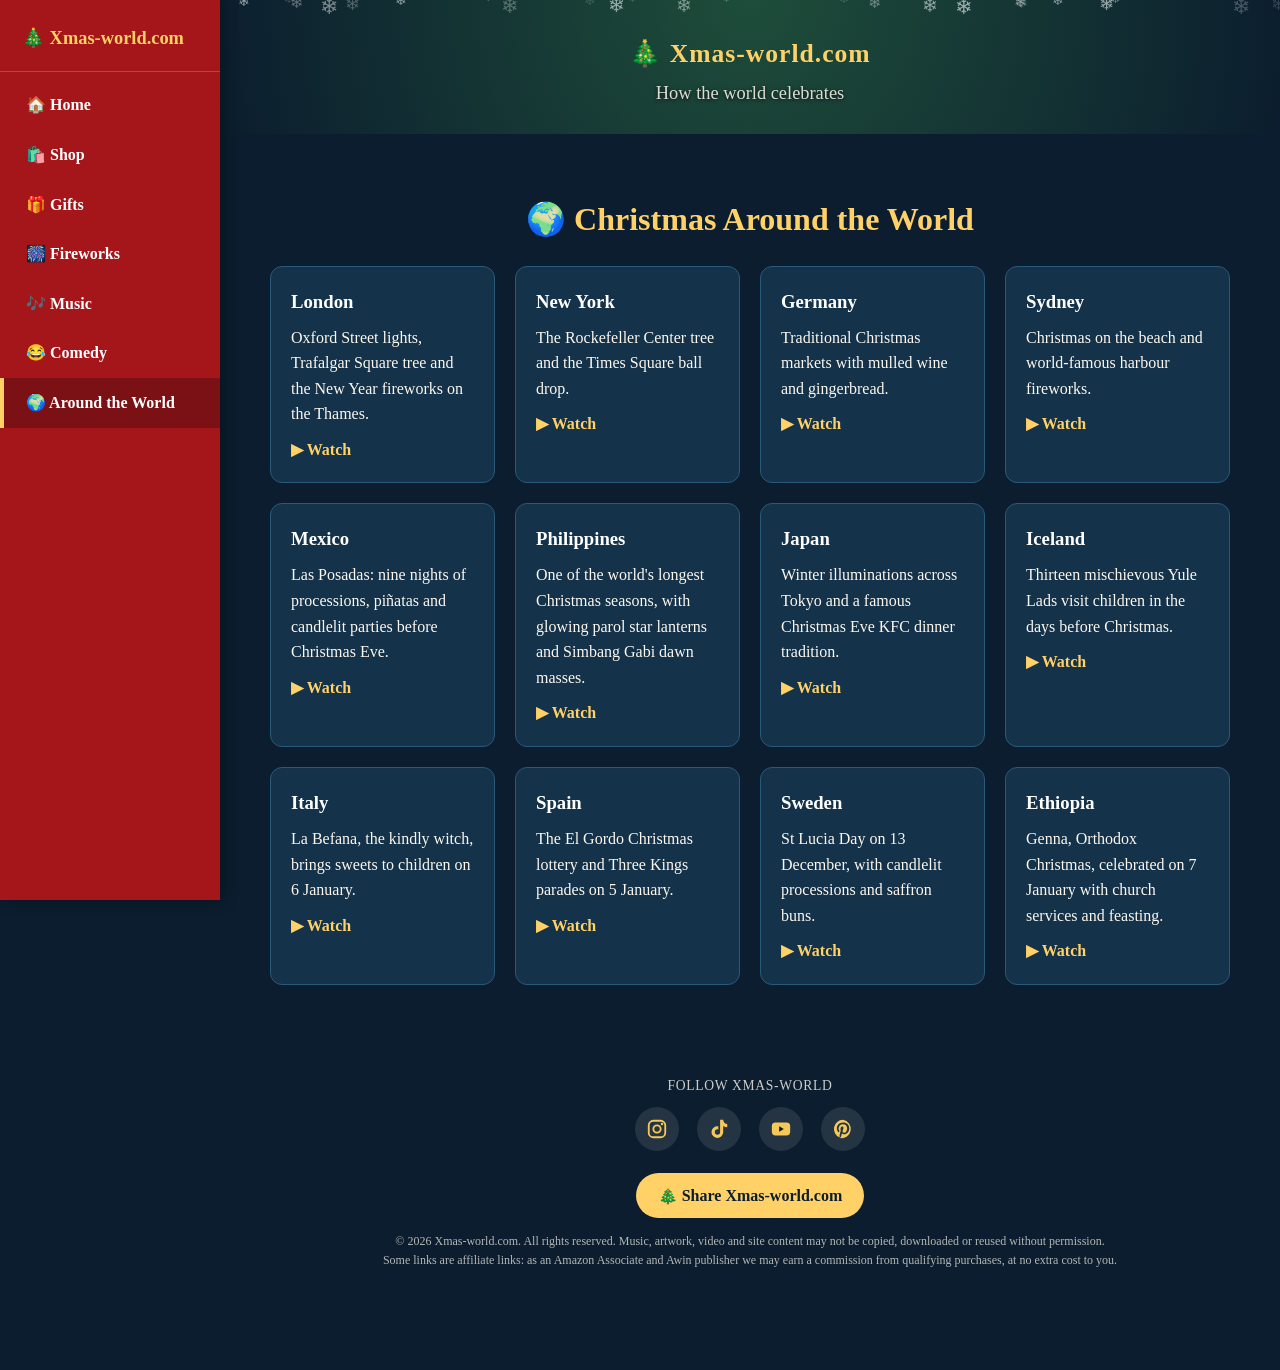
<file: world.html>
<!DOCTYPE html>
<html lang="en">
<head>
<meta charset="UTF-8">
<meta name="viewport" content="width=device-width, initial-scale=1.0">
<meta name="theme-color" content="#1e4d3a">
<title>Christmas Around the World – Xmas-world.com</title>
<meta name="description" content="How 12 countries celebrate Christmas and New Year, from Mexico's Las Posadas to Iceland's Yule Lads.">
<link rel="canonical" href="https://www.xmas-world.com/world.html">
<link rel="icon" href="data:image/svg+xml,<svg xmlns='http://www.w3.org/2000/svg' viewBox='0 0 100 100'><text y='.9em' font-size='90'>🎄</text></svg>">
<link rel="stylesheet" href="style.css?v=4">
<meta property="og:type" content="website">
<meta property="og:site_name" content="Xmas-world.com">
<meta property="og:url" content="https://www.xmas-world.com/world.html">
<meta property="og:title" content="Christmas Around the World – Xmas-world.com">
<meta property="og:description" content="How 12 countries celebrate Christmas and New Year, from Mexico's Las Posadas to Iceland's Yule Lads.">
<meta property="og:image" content="https://amp-acc-f3a9e2da18fe-xmasworld-music-d558b1c9.cdn.ample.computer/og/og-image.jpg">
<meta property="og:image:width" content="1200">
<meta property="og:image:height" content="630">
<meta name="twitter:card" content="summary_large_image">
<meta name="twitter:image" content="https://amp-acc-f3a9e2da18fe-xmasworld-music-d558b1c9.cdn.ample.computer/og/og-image.jpg">
</head>
<body>
<header class="subhead">
<a class="logo" href="index.html">🎄 Xmas-world.com</a>
<p>How the world celebrates</p>
</header>
<nav id="sitenav">
<a class="navlogo" href="index.html">🎄 Xmas-world.com</a>
<a href="index.html">🏠 Home</a>
<a href="shop.html">🛍️ Shop</a>
<a href="gifts.html">🎁 Gifts</a>
<a href="fireworks.html">🎆 Fireworks</a>
<a href="music.html">🎶 Music</a>
<a href="comedy.html">😂 Comedy</a>
<a href="world.html">🌍 Around the World</a>
</nav>

<section id="world">
<h1 class="pt">🌍 Christmas Around the World</h1>
<div class="grid">
<div class="card"><h3>London</h3><p>Oxford Street lights, Trafalgar Square tree and the New Year fireworks on the Thames.</p><div class="links"><a href="https://www.youtube.com/results?search_query=London+Christmas+lights+and+New+Year+fireworks" target="_blank" rel="noopener">▶ Watch</a></div></div>
<div class="card"><h3>New York</h3><p>The Rockefeller Center tree and the Times Square ball drop.</p><div class="links"><a href="https://www.youtube.com/results?search_query=Rockefeller+Christmas+tree+and+Times+Square+ball+drop" target="_blank" rel="noopener">▶ Watch</a></div></div>
<div class="card"><h3>Germany</h3><p>Traditional Christmas markets with mulled wine and gingerbread.</p><div class="links"><a href="https://www.youtube.com/results?search_query=German+Christmas+markets" target="_blank" rel="noopener">▶ Watch</a></div></div>
<div class="card"><h3>Sydney</h3><p>Christmas on the beach and world-famous harbour fireworks.</p><div class="links"><a href="https://www.youtube.com/results?search_query=Sydney+New+Year+fireworks" target="_blank" rel="noopener">▶ Watch</a></div></div>
<div class="card"><h3>Mexico</h3><p>Las Posadas: nine nights of processions, piñatas and candlelit parties before Christmas Eve.</p><div class="links"><a href="https://www.youtube.com/results?search_query=Las+Posadas+Mexico+Christmas" target="_blank" rel="noopener">▶ Watch</a></div></div>
<div class="card"><h3>Philippines</h3><p>One of the world's longest Christmas seasons, with glowing parol star lanterns and Simbang Gabi dawn masses.</p><div class="links"><a href="https://www.youtube.com/results?search_query=Philippines+Christmas+parol+lanterns" target="_blank" rel="noopener">▶ Watch</a></div></div>
<div class="card"><h3>Japan</h3><p>Winter illuminations across Tokyo and a famous Christmas Eve KFC dinner tradition.</p><div class="links"><a href="https://www.youtube.com/results?search_query=Tokyo+Christmas+illuminations" target="_blank" rel="noopener">▶ Watch</a></div></div>
<div class="card"><h3>Iceland</h3><p>Thirteen mischievous Yule Lads visit children in the days before Christmas.</p><div class="links"><a href="https://www.youtube.com/results?search_query=Iceland+Yule+Lads+Christmas" target="_blank" rel="noopener">▶ Watch</a></div></div>
<div class="card"><h3>Italy</h3><p>La Befana, the kindly witch, brings sweets to children on 6 January.</p><div class="links"><a href="https://www.youtube.com/results?search_query=La+Befana+Italy+Epiphany" target="_blank" rel="noopener">▶ Watch</a></div></div>
<div class="card"><h3>Spain</h3><p>The El Gordo Christmas lottery and Three Kings parades on 5 January.</p><div class="links"><a href="https://www.youtube.com/results?search_query=Cabalgata+de+Reyes+Spain+parade" target="_blank" rel="noopener">▶ Watch</a></div></div>
<div class="card"><h3>Sweden</h3><p>St Lucia Day on 13 December, with candlelit processions and saffron buns.</p><div class="links"><a href="https://www.youtube.com/results?search_query=St+Lucia+Day+Sweden+procession" target="_blank" rel="noopener">▶ Watch</a></div></div>
<div class="card"><h3>Ethiopia</h3><p>Genna, Orthodox Christmas, celebrated on 7 January with church services and feasting.</p><div class="links"><a href="https://www.youtube.com/results?search_query=Ethiopia+Genna+Christmas" target="_blank" rel="noopener">▶ Watch</a></div></div>
</div>
</section>

<footer><div class="socials"><span>Follow Xmas-world</span><div><a href="https://www.instagram.com/xmasworld.uk/" target="_blank" rel="noopener" aria-label="Instagram – Xmas-world"><svg viewBox="0 0 24 24"><rect x="3" y="3" width="18" height="18" rx="5" fill="none" stroke="currentColor" stroke-width="2"/><circle cx="12" cy="12" r="4" fill="none" stroke="currentColor" stroke-width="2"/><circle cx="17.5" cy="6.5" r="1.3" fill="currentColor"/></svg></a><a href="https://www.tiktok.com/@xmasworld.uk" target="_blank" rel="noopener" aria-label="TikTok – Xmas-world"><svg viewBox="0 0 24 24"><path fill="currentColor" d="M16.6 2h-3.4v13.3a2.9 2.9 0 1 1-2.9-2.9c.3 0 .6 0 .9.1V9a6.4 6.4 0 1 0 5.4 6.3V8.6a8 8 0 0 0 4.4 1.4V6.6a4.5 4.5 0 0 1-4.4-4.6z"/></svg></a><a href="https://www.youtube.com/@urveshlakhani7107" target="_blank" rel="noopener" aria-label="YouTube – Xmas-world"><svg viewBox="0 0 24 24"><rect x="2" y="5" width="20" height="14" rx="4" fill="currentColor"/><path d="M10 9l5 3-5 3z" fill="#0b1a12"/></svg></a><a href="https://www.pinterest.com/47tretawn/" target="_blank" rel="noopener" aria-label="Pinterest – Xmas-world"><svg viewBox="0 0 24 24"><path fill="currentColor" d="M12 2a10 10 0 0 0-3.6 19.3c-.1-.8-.2-2 0-2.9l1.2-5s-.3-.6-.3-1.5c0-1.4.8-2.5 1.9-2.5.9 0 1.3.7 1.3 1.5 0 .9-.6 2.2-.9 3.4-.2 1 .5 1.9 1.6 1.9 1.9 0 3.3-2 3.3-4.9 0-2.6-1.8-4.4-4.5-4.4-3 0-4.8 2.3-4.8 4.6 0 .9.4 1.9.8 2.4l.1.4-.3 1.1c0 .2-.2.2-.4.1-1.3-.6-2.1-2.5-2.1-4.1 0-3.3 2.4-6.4 7-6.4 3.7 0 6.5 2.6 6.5 6.1 0 3.7-2.3 6.6-5.5 6.6-1.1 0-2.1-.6-2.4-1.2l-.7 2.5c-.2 1-.9 2.2-1.4 2.9A10 10 0 1 0 12 2z"/></svg></a></div></div><button class="btn btn-gold share" id="share">🎄 Share Xmas-world.com</button><small>&copy; 2026 Xmas-world.com. All rights reserved. Music, artwork, video and site content may not be copied, downloaded or reused without permission.<br>Some links are affiliate links: as an Amazon Associate and Awin publisher we may earn a commission from qualifying purchases, at no extra cost to you.</small></footer>
<script src="app.js?v=10"></script>
</body>
</html>
</file>
<file: style.css>
*{box-sizing:border-box;margin:0;padding:0}
body{font-family:Georgia,serif;background:#0b1d2e;color:#fdf8ef;line-height:1.6}
a{color:#ffd166}
header{text-align:center;padding:64px 20px 48px;background:radial-gradient(circle at top,#1e4d3a,#0b1d2e)}
header>*{position:relative;z-index:2}
.tree{font-size:3rem;line-height:1}
header h1{font-size:clamp(2.6rem,12vw,4rem);color:#ffd166;letter-spacing:2px;line-height:1.1;margin-top:8px}
header p{font-size:1.15rem;margin-top:10px;text-shadow:0 1px 4px #000}
#countdown{display:flex;justify-content:center;gap:10px;margin-top:26px}
.cd{flex:0 0 auto;background:rgba(0,0,0,.35);border:1px solid rgba(255,209,102,.35);border-radius:10px;padding:8px 0;width:64px}
.cd b{display:block;font-size:1.6rem;color:#fff;font-variant-numeric:tabular-nums;line-height:1.1}
.cd span{font-size:.7rem;text-transform:uppercase;letter-spacing:1px;opacity:.8}
#cdlabel{margin-top:10px;font-size:1rem;opacity:.9}
.cta{display:flex;justify-content:center;flex-wrap:wrap;gap:12px;margin-top:26px}
.btn{display:inline-block;padding:13px 22px;border-radius:999px;font-weight:bold;text-decoration:none;font-family:inherit;font-size:1rem}
.btn-gold{background:#ffd166;color:#0b1d2e}
.btn-ghost{border:2px solid #ffd166;color:#ffd166}
section{max-width:1000px;margin:0 auto;padding:60px 20px}
section>*{position:relative;z-index:2}
h2,h1.pt{font-size:2rem;color:#ffd166;margin-bottom:20px;text-align:center}
.grid{display:grid;grid-template-columns:repeat(auto-fit,minmax(220px,1fr));gap:20px}
.card{position:relative;z-index:2;background:#14324a;border-radius:12px;padding:20px;border:1px solid #2a5a7a}
.card h3{color:#fff;margin-bottom:8px}
table{position:relative;z-index:2;width:100%;border-collapse:collapse;background:#14324a;border-radius:12px;overflow:hidden}
th,td{padding:12px;text-align:left;border-bottom:1px solid #2a5a7a}
th{background:#a4161a}
footer{text-align:center;padding:30px;font-size:.9rem}
footer small{display:block;margin-top:14px;opacity:.7}
.card .links{margin-top:10px;display:flex;gap:14px;flex-wrap:wrap;font-weight:bold}
.card .links a{text-decoration:none}
#player{max-width:520px;margin:0 auto 24px;background:#14324a;border:1px solid #2a5a7a;border-radius:14px;padding:18px;text-align:center}
#player audio{width:100%;margin-top:10px}
.track{cursor:pointer;padding:10px 14px}
.track h3{font-size:1rem;margin:0}
.album{grid-column:1/-1;color:#ffd166;font-size:1.4rem;margin-top:12px;text-align:center}
#tracks{gap:8px;grid-template-columns:repeat(auto-fill,minmax(220px,1fr));max-height:70vh;overflow-y:auto;padding-right:4px}
#player{position:sticky;top:56px;z-index:4}
.track.on{border-color:#ffd166}
.soon{text-align:center;opacity:.85}
.share{display:block;margin:0 auto;cursor:pointer;border:0}
.clip{padding:0;overflow:hidden}
.clip video{display:block;width:100%;aspect-ratio:9/16;object-fit:cover;background:#000}
.clip.wide{grid-column:1/-1}
.clip.wide video{aspect-ratio:16/9}
.clip h3{padding:10px 14px;margin:0;font-size:1rem}
#clips{grid-template-columns:repeat(auto-fill,minmax(160px,1fr));gap:12px;align-items:start}
#streets,#lstreets{display:flex;gap:8px;overflow-x:auto;padding-bottom:6px;margin-bottom:16px;scrollbar-width:none}
#streets::-webkit-scrollbar,#lstreets::-webkit-scrollbar{display:none}
.chip{flex:0 0 auto;border:2px solid #ffd166;background:transparent;color:#ffd166;border-radius:999px;padding:8px 16px;font:bold .95rem Georgia,serif;cursor:pointer}
.chip.on{background:#ffd166;color:#0b1d2e}
.sthead{text-align:center;margin-bottom:14px}
.sthead h3{font-size:1.6rem;color:#fff}
.sthead a{font-weight:bold;text-decoration:none;margin:0 8px}
.shops{display:grid;grid-template-columns:repeat(auto-fill,minmax(150px,1fr));gap:10px}
.shop{display:flex;align-items:center;justify-content:space-between;gap:6px;background:#14324a;border:1px solid #2a5a7a;border-radius:10px;padding:12px 14px}
.shop a{text-decoration:none;font-weight:bold;color:#fff}
.shop a.pin{font-size:1.1rem}
.fwt{font-size:1.3rem;color:#ffd166;font-weight:bold}
.live{display:inline-block;background:#e63946;color:#fff;border-radius:6px;padding:2px 8px;font-size:.8rem;font-weight:bold;margin-left:6px}
.sotd{display:block;margin:22px auto 0;background:rgba(0,0,0,.35);border:1px solid rgba(255,209,102,.5);border-radius:14px;padding:10px 18px;color:#fdf8ef;font:1rem Georgia,serif;cursor:pointer}
.sotd b{color:#ffd166}
.snow{position:fixed;top:-10px;z-index:1;color:#fff;pointer-events:none;animation:fall linear infinite}
@media(prefers-reduced-motion:reduce){.snow{display:none}}
@keyframes fall{to{transform:translateY(110vh)}}
.subhead{text-align:center;padding:34px 20px 26px;background:radial-gradient(circle at top,#1e4d3a,#0b1d2e)}
.subhead>*{position:relative;z-index:2}
.subhead a.logo{font-size:1.6rem;font-weight:bold;color:#ffd166;text-decoration:none;letter-spacing:1px}
.subhead p{margin-top:4px;opacity:.85}
.tiles{display:grid;grid-template-columns:repeat(auto-fill,minmax(150px,1fr));gap:12px}
.tile{display:block;text-decoration:none;background:#14324a;border:1px solid #2a5a7a;border-radius:14px;padding:18px 14px;text-align:center;color:#fff;font-weight:bold;position:relative;z-index:2}
.tile span{display:block;font-size:2rem;margin-bottom:6px}
.tile small{display:block;font-weight:normal;opacity:.75;margin-top:4px;font-size:.85rem}
#xwbar{position:fixed;left:50%;bottom:12px;transform:translateX(-50%);z-index:50;display:flex;align-items:center;gap:8px;max-width:calc(100% - 24px);background:rgba(10,30,45,.95);border:1px solid #ffd166;border-radius:30px;padding:6px 10px;color:#fdf8ef;font:.95rem Georgia,serif;box-shadow:0 4px 18px rgba(0,0,0,.4)}
#xwbar[hidden]{display:none}
#xwbar span{white-space:nowrap;overflow:hidden;text-overflow:ellipsis;min-width:0}
#xwbar button{background:none;border:0;color:#ffd166;font-size:1.1rem;cursor:pointer;padding:4px 6px;flex:none}
body{padding-bottom:70px}

/* Side menu: fixed on the left on big screens, slide-out drawer on phones */
nav{position:fixed;top:0;left:0;bottom:0;width:220px;z-index:40;background:#a4161a;display:flex;flex-direction:column;padding:18px 0;overflow-y:auto;box-shadow:2px 0 14px rgba(0,0,0,.35)}
nav a{color:#fff;text-decoration:none;font-weight:bold;padding:12px 22px;border-left:4px solid transparent}
nav a:hover{background:rgba(0,0,0,.15)}
nav a.on{background:rgba(0,0,0,.25);border-left-color:#ffd166}
nav a.navlogo{color:#ffd166;font-size:1.15rem;padding:6px 22px 18px;margin-bottom:8px;border-bottom:1px solid rgba(255,255,255,.2);border-left:0;background:none}
#menubtn{display:none}
#navshade{display:none}
@media(min-width:900px){body{padding-left:220px}#xwbar{left:calc(50% + 110px)}}
@media(max-width:899px){
nav{transform:translateX(-100%);transition:transform .25s ease}
body.menu-open nav{transform:none}
#menubtn{display:block;position:fixed;top:12px;left:12px;z-index:45;width:46px;height:46px;border-radius:12px;border:1px solid #ffd166;background:rgba(10,30,45,.9);color:#ffd166;font-size:1.5rem;line-height:1;cursor:pointer}
body.menu-open #menubtn{left:232px}
body.menu-open #navshade{display:block;position:fixed;inset:0;z-index:39;background:rgba(0,0,0,.5)}
}

.buy{grid-column:1/-1;justify-self:center;margin-bottom:8px}

.socials{margin:0 auto 22px}.socials span{display:block;font-size:.85rem;opacity:.8;margin-bottom:10px;letter-spacing:.05em;text-transform:uppercase}.socials div{display:flex;justify-content:center;gap:18px}.socials a{display:inline-flex;width:44px;height:44px;border-radius:50%;align-items:center;justify-content:center;background:rgba(255,255,255,.1);color:#f5c85a;transition:transform .15s,background .15s}.socials a:hover{transform:scale(1.1);background:rgba(255,255,255,.2)}.socials svg{width:22px;height:22px}

.gl{list-style:none;padding:0;margin:0}.gl li{margin:8px 0}.gl a{color:#ffd166;text-decoration:none;font-weight:bold}.disc{text-align:center;font-size:.85rem;opacity:.75;margin-top:24px}

.seo-text{max-width:760px;margin:28px auto 0;padding:0 16px;line-height:1.6;opacity:.92}.seo-text h2{font-size:1.25rem;margin-bottom:8px;color:#ffd166}.seo-text p{margin-bottom:10px}
</file>
